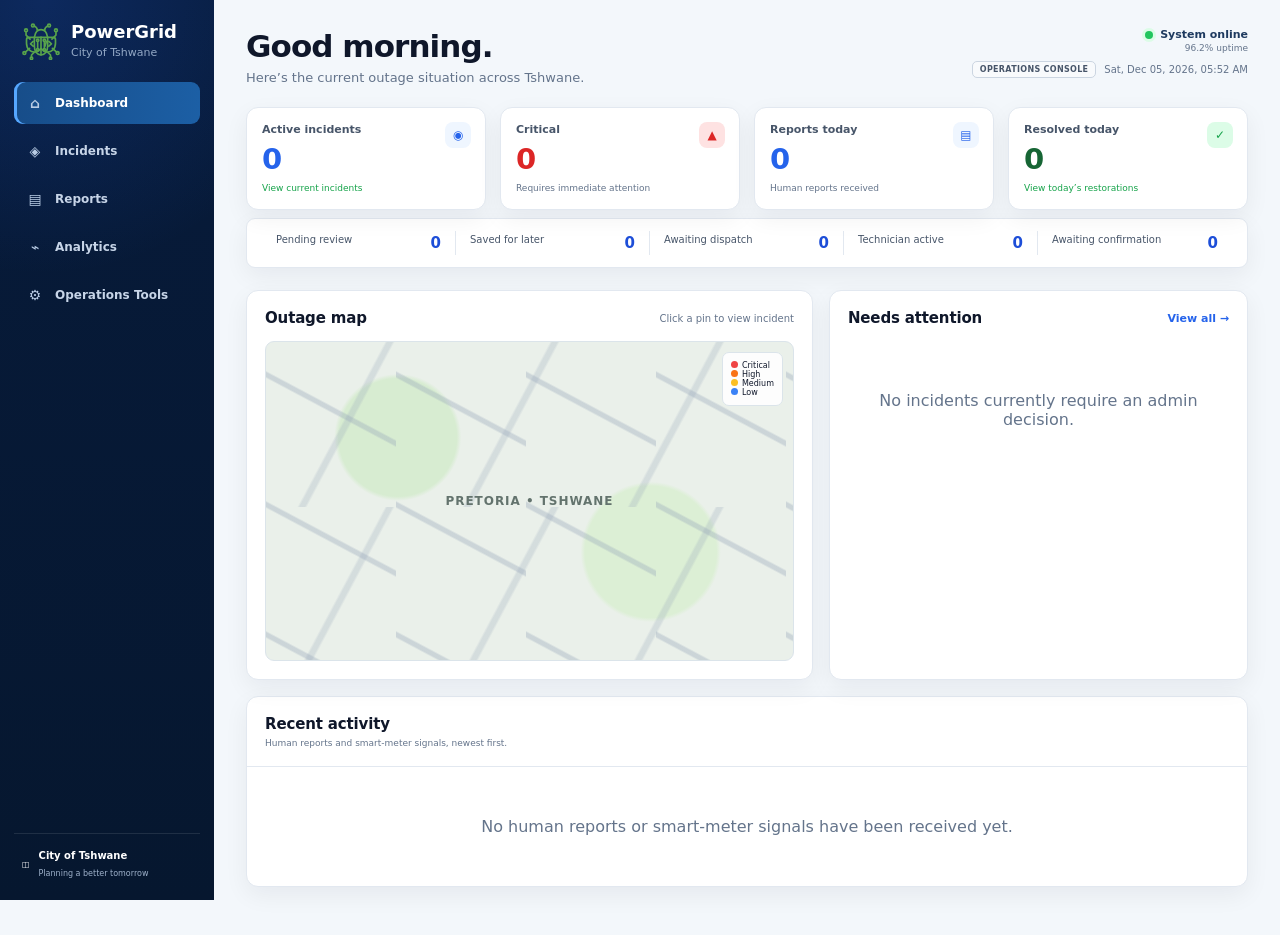
<file: html/index.html>
<!doctype html>
<html lang="en">
  <head>
    <meta charset="UTF-8" />
    <meta name="viewport" content="width=device-width, initial-scale=1.0" />
    <title>PowerGrid | Admin Dashboard</title>
    <link rel="icon" href="../assets/powergrid-icon.svg" type="image/svg+xml" />
    <link rel="stylesheet" href="../css/app.css?v=20260921-release1" />
    <link rel="stylesheet" href="../css/branding.css?v=20260921-release1" />
  </head>
  <body>
    <div class="mobile-bar">
      <div class="brand-inline"><img class="powergrid-brand-mark" src="../assets/powergrid-mark.svg" alt="" /><span>PowerGrid</span></div>
      <button class="mobile-menu" id="menuBtn" aria-label="Open navigation">☰</button>
    </div>
    <aside class="app-sidebar" id="sidebar">
      <div class="sidebar-brand"><img class="powergrid-brand-mark" src="../assets/powergrid-mark.svg" alt="" /><div><strong>PowerGrid</strong><span>City of Tshwane</span></div></div>
      <nav class="sidebar-nav" aria-label="Admin navigation">
        <a class="active" href="index.html"><span class="nav-symbol">⌂</span>Dashboard</a>
        <a href="incidents.html"><span class="nav-symbol">◈</span>Incidents</a>
        <a href="reports.html"><span class="nav-symbol">▤</span>Reports</a>
        <a href="analytics.html"><span class="nav-symbol">⌁</span>Analytics</a>
        <a href="operations-tools.html"><span class="nav-symbol">⚙</span>Operations Tools</a>
      </nav>
      <div class="sidebar-footer"><span class="city-mark">◫</span><div><strong>City of Tshwane</strong><span>Planning a better tomorrow</span></div></div>
    </aside>
    <div class="sidebar-overlay" id="sidebarOverlay"></div>

    <main class="app-main">
      <div class="page-wrap">
        <header class="page-head">
          <div><h1>Good morning.</h1><p>Here’s the current outage situation across Tshwane.</p></div>
          <div class="system-summary">
            <!-- Uptime is display-only and is not used by outage logic. -->
            <div class="system-line"><span class="health-dot" aria-hidden="true"></span><strong>System online</strong></div>
            <div class="uptime-line">96.2% uptime</div>
            <div class="date-line"><span class="environment-label">Operations console</span><span id="currentDate"></span></div>
          </div>
        </header>

        <section class="kpi-grid" aria-label="Outage summary">
          <a class="card kpi kpi-link" href="incidents.html?status=active" aria-label="View all active incidents"><span class="kpi-icon">◉</span><div class="kpi-label">Active incidents</div><div class="kpi-value" id="activeKpi">0</div><div class="kpi-note good">View current incidents</div></a>
          <a class="card kpi kpi-link danger" href="incidents.html?priority=critical" aria-label="View all critical incidents"><span class="kpi-icon">▲</span><div class="kpi-label">Critical</div><div class="kpi-value" id="criticalKpi">0</div><div class="kpi-note">Requires immediate attention</div></a>
          <a class="card kpi kpi-link" href="reports.html?date=today" aria-label="View human reports submitted today"><span class="kpi-icon">▤</span><div class="kpi-label">Reports today</div><div class="kpi-value" id="reportsKpi">0</div><div class="kpi-note">Human reports received</div></a>
          <a class="card kpi kpi-link success" href="incidents.html?status=resolved&amp;date=today" aria-label="View incidents resolved today"><span class="kpi-icon">✓</span><div class="kpi-label">Resolved today</div><div class="kpi-value" id="resolvedKpi">0</div><div class="kpi-note good">View today’s restorations</div></a>
        </section>
        <section class="workflow-summary" aria-label="Workflow summary">
          <a href="incidents.html?review=pending"><span>Pending review</span><strong id="pendingReviewKpi">0</strong></a>
          <a href="incidents.html?review=deferred"><span>Saved for later</span><strong id="deferredKpi">0</strong></a>
          <a href="incidents.html?status=awaiting%20dispatch"><span>Awaiting dispatch</span><strong id="awaitingDispatchKpi">0</strong></a>
          <a href="incidents.html?work=active"><span>Technician active</span><strong id="technicianActiveKpi">0</strong></a>
          <a href="incidents.html?status=awaiting%20confirmation"><span>Awaiting confirmation</span><strong id="awaitingConfirmationKpi">0</strong></a>
        </section>

        <section class="dashboard-grid">
          <article class="card card-pad">
            <div class="section-head"><h2>Outage map</h2><span class="tiny muted">Click a pin to view incident</span></div>
            <div class="map-canvas" id="outageMap">
              <div class="map-legend">
                <div><span class="legend-dot" style="background:#ef4444"></span>Critical</div>
                <div><span class="legend-dot" style="background:#f97316"></span>High</div>
                <div><span class="legend-dot" style="background:#fbbf24"></span>Medium</div>
                <div><span class="legend-dot" style="background:#3b82f6"></span>Low</div>
              </div>
              <div id="mapPins"></div>
            </div>
          </article>
          <article class="card card-pad">
            <div class="section-head"><h2>Needs attention</h2><a href="incidents.html?attention=1">View all →</a></div>
            <div class="attention-list" id="attentionList"></div>
          </article>
        </section>

        <section class="card recent-activity-card">
          <div class="section-head card-pad"><div><h2>Recent activity</h2><p class="section-subtitle">Human reports and smart-meter signals, newest first.</p></div></div>
          <div class="activity-list" id="recentActivityList"></div>
        </section>
      </div>
    </main>
    <div class="modal-overlay report-alert-overlay" id="residentReportAlert" hidden aria-hidden="true">
      <section class="modal-dialog report-alert-dialog card" id="residentReportDialog" role="dialog" aria-modal="true" aria-labelledby="reportAlertTitle" aria-describedby="reportAlertSummary" tabindex="-1">
        <header class="report-alert-head">
          <div><span class="eyebrow">New outage report</span><h2 id="reportAlertTitle">Resident report awaiting review</h2><p id="reportAlertSummary">Review the incoming report and explicitly acknowledge it.</p></div>
          <span class="report-queue-count" id="reportQueueCount" aria-live="polite"></span>
        </header>
        <div class="report-alert-body">
          <div class="report-alert-identity"><div><strong id="alertReportId">Report</strong><span id="alertReportArea"></span></div><span id="alertReportTime"></span></div>
          <dl class="report-alert-details">
            <div><dt>Outage type</dt><dd id="alertOutageType"></dd></div>
            <div class="report-alert-description"><dt>Description</dt><dd id="alertDescription"></dd></div>
            <div><dt>Location</dt><dd id="alertLocation"></dd></div>
            <div><dt>Evidence</dt><dd id="alertEvidence"></dd></div>
            <div><dt>Linked incident</dt><dd id="alertIncidentId"></dd></div>
            <div><dt>Priority</dt><dd id="alertPriority"></dd></div>
          </dl>
          <div class="report-alert-reasons"><strong>Why this priority?</strong><ul id="alertPriorityReasons"></ul></div>
        </div>
        <footer class="report-alert-actions">
          <a class="btn btn-outline" id="reviewIncidentButton">Review incident</a>
          <button class="btn btn-primary" id="acknowledgeReportButton" type="button">Acknowledge report</button>
        </footer>
      </section>
    </div>
    <script src="../js/data-store.js?v=20260921-release1"></script>
    <script src="../js/admin-common.js?v=20260921-release1"></script>
    <script src="../js/admin-dashboard.js?v=20260921-release1"></script>
  </body>
</html>
</file>
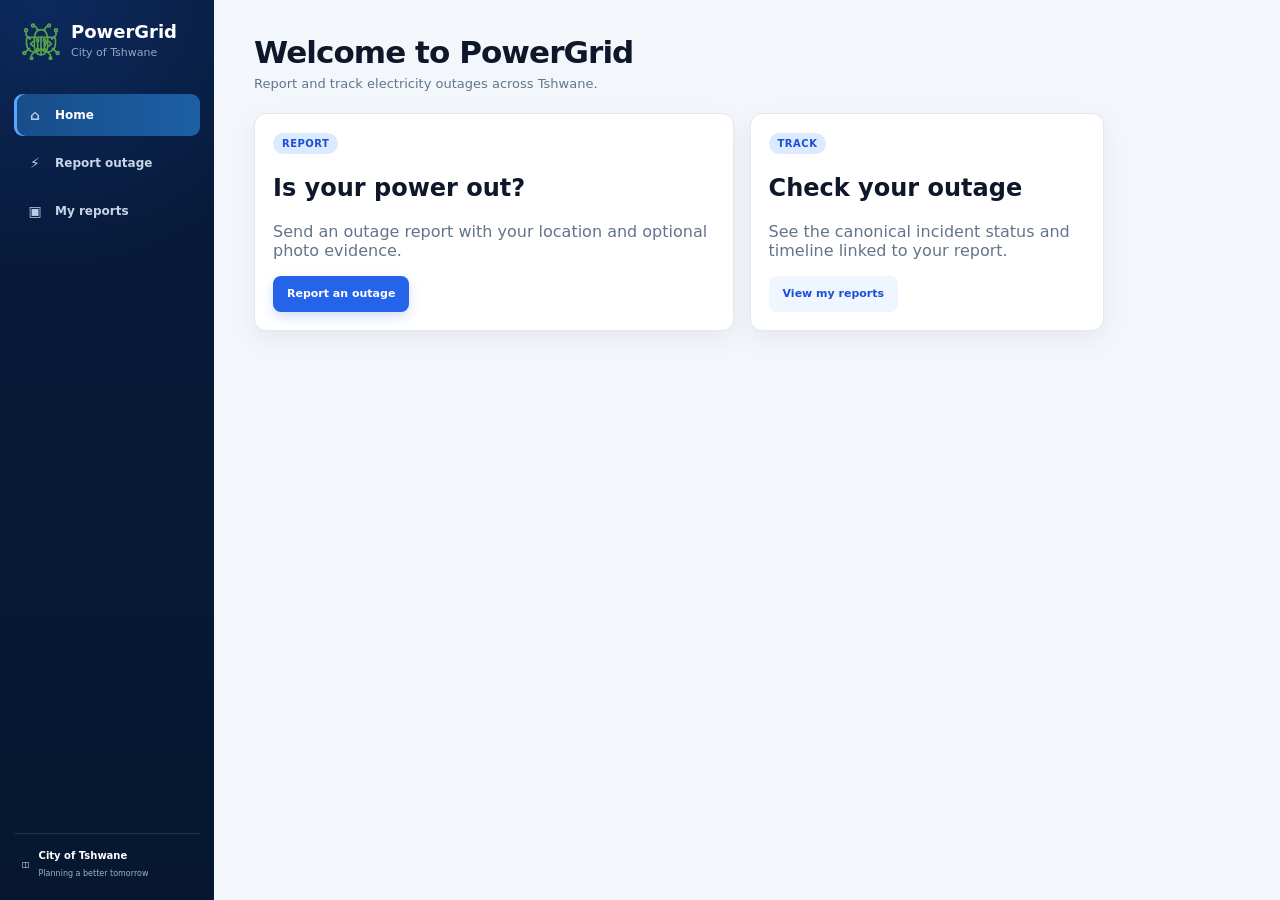
<file: Secure Report/index.html>
<!doctype html>
<html lang="en">
  <head>
    <meta charset="UTF-8" />
    <meta name="viewport" content="width=device-width, initial-scale=1.0" />
    <meta http-equiv="refresh" content="0; url=html/user-home.html" />
    <title>Secure Report | PowerGrid</title>
    <link rel="icon" href="assets/powergrid-icon.svg" type="image/svg+xml" />
  </head>
  <body>
    <p>Opening Secure Reportâ€¦ <a href="html/user-home.html">Continue to the resident service</a>.</p>
    <script>window.location.replace("html/user-home.html");</script>
  </body>
</html>
</file>
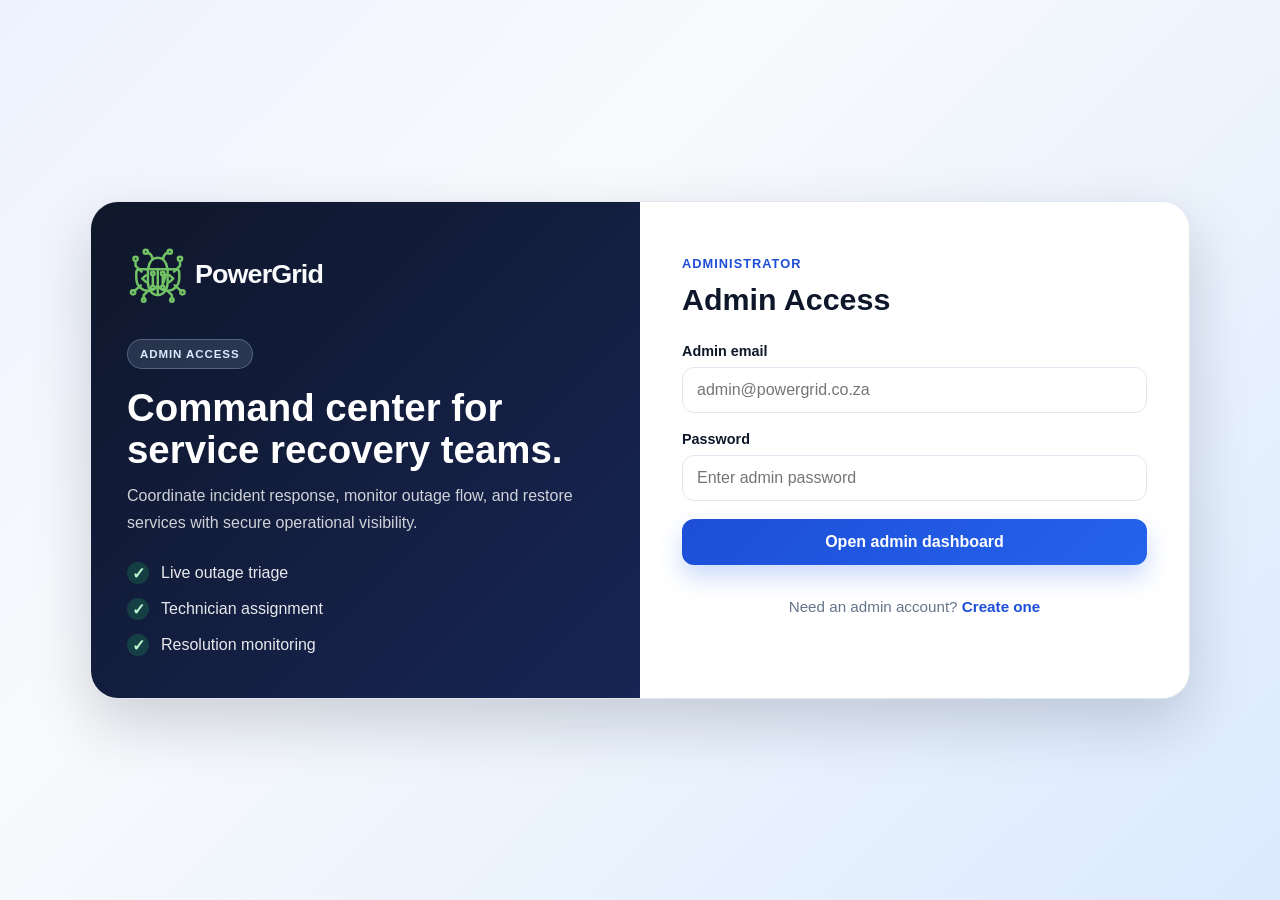
<file: html/admin-signin.html>
<!DOCTYPE html>
<html lang="en">
  <head>
    <meta charset="UTF-8" />
    <meta name="viewport" content="width=device-width, initial-scale=1.0" />
    <title>PowerGrid | Admin Access</title>
    <link rel="icon" href="../assets/powergrid-icon.svg" type="image/svg+xml" />
    <link rel="stylesheet" href="../css/admin-signin.css">
    <link rel="stylesheet" href="../css/branding.css">
</head>
  <body>
    <main class="page-shell">
      <section class="brand-panel">
        <div class="brand"><img class="powergrid-full-logo" src="../assets/powergrid-logo-light.svg" alt="PowerGrid" /></div>

        <div class="copy">
          <span class="eyebrow">Admin access</span>
          <h2>Command center for service recovery teams.</h2>
          <p>Coordinate incident response, monitor outage flow, and restore services with secure operational visibility.</p>

          <ul class="feature-list">
            <li>Live outage triage</li>
            <li>Technician assignment</li>
            <li>Resolution monitoring</li>
          </ul>
        </div>
      </section>

      <section class="form-panel" aria-label="Admin access form">
        <div class="form-header">
          <span>Administrator</span>
          <h2>Admin Access</h2>
        </div>

        <form id="adminLoginForm">
          <div class="field">
            <label for="adminEmail">Admin email</label>
            <input id="adminEmail" type="email" placeholder="admin@powergrid.co.za" required />
          </div>

          <div class="field">
            <label for="adminPassword">Password</label>
            <input id="adminPassword" type="password" placeholder="Enter admin password" required />
          </div>

          <button class="primary-btn" type="submit">Open admin dashboard</button>

          <div class="status-box" id="adminStatus" aria-live="polite"></div>

          <p class="signup">Need an admin account? <a href="create-account.html">Create one</a></p>
        </form>
      </section>
    </main>
    <script src="../js/admin-signin.js"></script>
  </body>
</html>
</file>
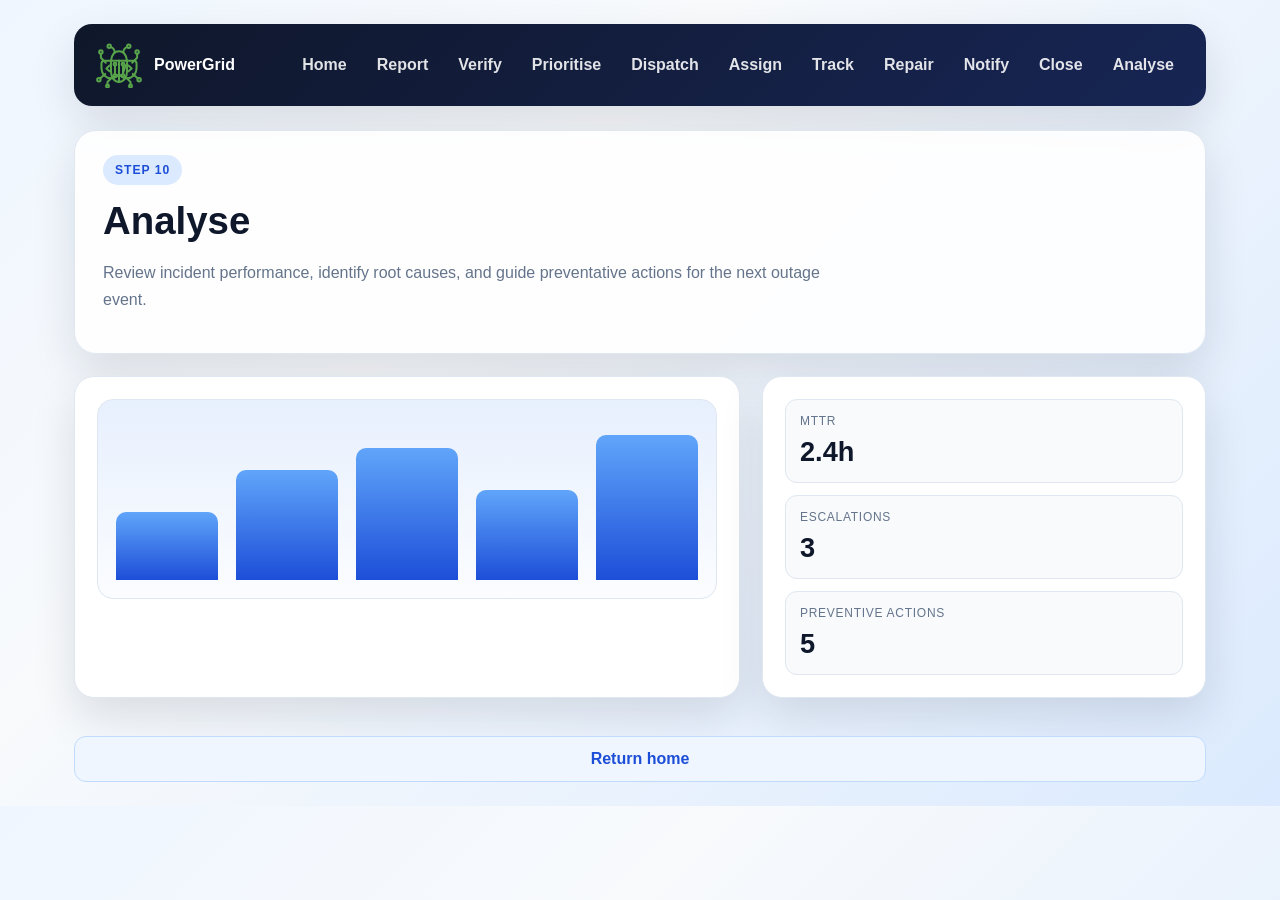
<file: html/analyse.html>
<!DOCTYPE html>
<html lang="en">
  <head>
    <meta charset="UTF-8" />
    <meta name="viewport" content="width=device-width, initial-scale=1.0" />
    <title>PowerGrid | Analyse</title>
    <link rel="icon" href="../assets/powergrid-icon.svg" type="image/svg+xml" />
    <link rel="stylesheet" href="../css/analyse.css">
    <link rel="stylesheet" href="../css/branding.css">
</head>
  <body>
    <div class="container">
      <header class="topbar">
        <div class="brand">
          <img class="powergrid-brand-mark" src="../assets/powergrid-mark.svg" alt="" />
          <div><strong>PowerGrid</strong></div>
        </div>
        <nav class="nav" aria-label="Workflow navigation">
          <a href="home.html">Home</a>
          <a href="report-outage.html">Report</a>
          <a href="verify-deduplicate.html">Verify</a>
          <a href="prioritise.html">Prioritise</a>
          <a href="dispatch.html">Dispatch</a>
          <a href="assign-technician.html">Assign</a>
          <a href="track.html">Track</a>
          <a href="repair.html">Repair</a>
          <a href="notify-customer.html">Notify</a>
          <a href="close.html">Close</a>
          <a href="analyse.html">Analyse</a>
        </nav>
      </header>

      <main class="page">
        <section class="header-card">
          <span class="eyebrow">Step 10</span>
          <h1>Analyse</h1>
          <p class="subtitle">Review incident performance, identify root causes, and guide preventative actions for the next outage event.</p>
        </section>

        <section class="content">
          <div class="panel">
            <div class="chart">
              <div class="bar" style="height: 42%;"></div>
              <div class="bar" style="height: 68%;"></div>
              <div class="bar" style="height: 82%;"></div>
              <div class="bar" style="height: 56%;"></div>
              <div class="bar" style="height: 90%;"></div>
            </div>
          </div>

          <aside class="panel">
            <div class="stats">
              <div class="stat"><div class="label">MTTR</div><div class="value">2.4h</div></div>
              <div class="stat"><div class="label">Escalations</div><div class="value">3</div></div>
              <div class="stat"><div class="label">Preventive actions</div><div class="value">5</div></div>
            </div>
          </aside>
        </section>

        <div class="step-links">
          <a class="btn secondary" href="home.html">Return home</a>
        </div>
      </main>
    </div>
  </body>
</html>
</file>
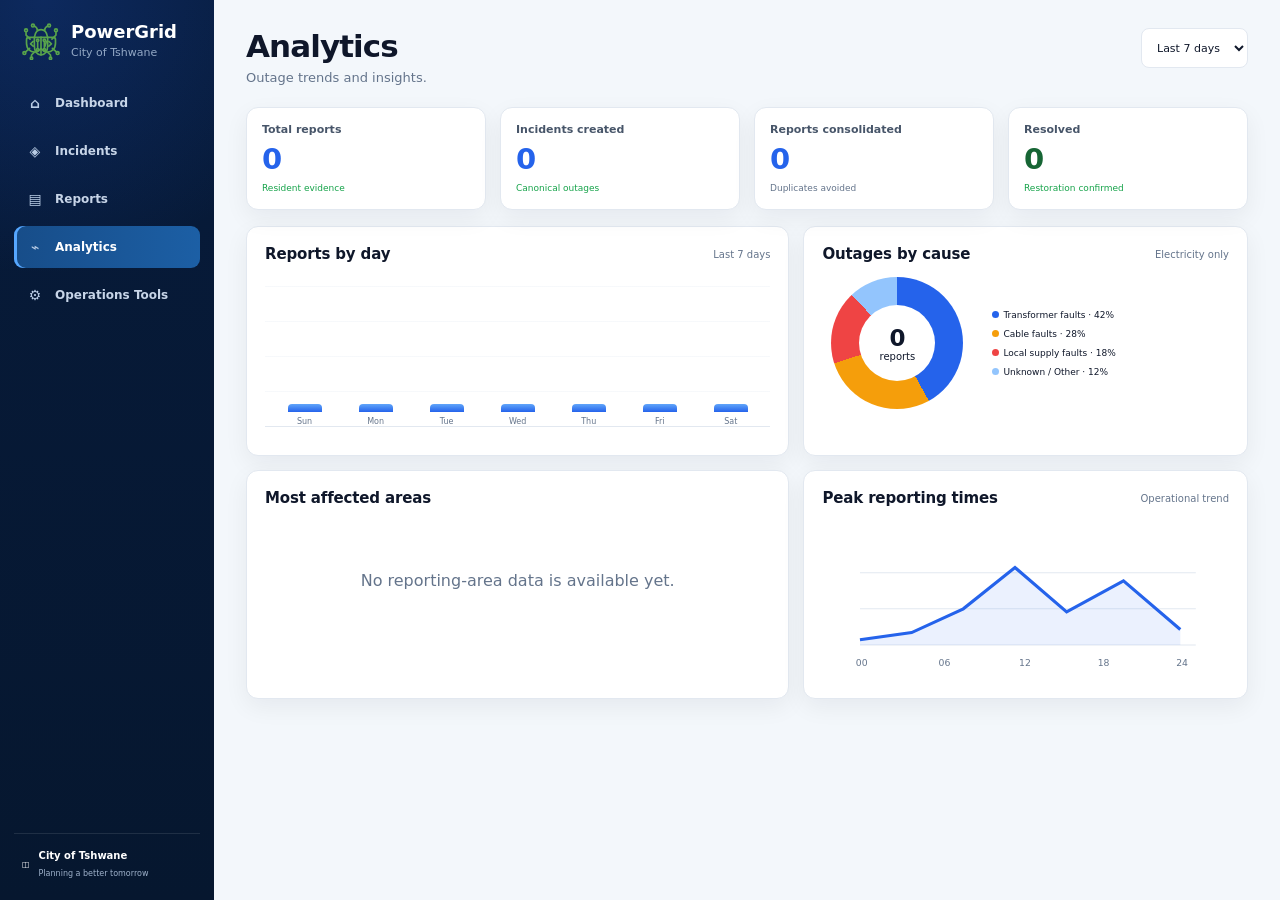
<file: html/analytics.html>
<!doctype html>
<html lang="en">
  <head><meta charset="UTF-8" /><meta name="viewport" content="width=device-width, initial-scale=1.0" /><title>PowerGrid | Analytics</title><link rel="icon" href="../assets/powergrid-icon.svg" type="image/svg+xml" /><link rel="stylesheet" href="../css/app.css?v=20260921-release1" /><link rel="stylesheet" href="../css/branding.css?v=20260921-release1" /></head>
  <body>
    <div class="mobile-bar"><div class="brand-inline"><img class="powergrid-brand-mark" src="../assets/powergrid-mark.svg" alt="" /><span>PowerGrid</span></div><button class="mobile-menu" id="menuBtn" aria-label="Open navigation">☰</button></div>
    <aside class="app-sidebar" id="sidebar"><div class="sidebar-brand"><img class="powergrid-brand-mark" src="../assets/powergrid-mark.svg" alt="" /><div><strong>PowerGrid</strong><span>City of Tshwane</span></div></div><nav class="sidebar-nav"><a href="index.html"><span class="nav-symbol">⌂</span>Dashboard</a><a href="incidents.html"><span class="nav-symbol">◈</span>Incidents</a><a href="reports.html"><span class="nav-symbol">▤</span>Reports</a><a class="active" href="analytics.html"><span class="nav-symbol">⌁</span>Analytics</a><a href="operations-tools.html"><span class="nav-symbol">⚙</span>Operations Tools</a></nav><div class="sidebar-footer"><span class="city-mark">◫</span><div><strong>City of Tshwane</strong><span>Planning a better tomorrow</span></div></div></aside><div class="sidebar-overlay" id="sidebarOverlay"></div>
    <main class="app-main"><div class="page-wrap">
      <header class="page-head"><div><h1>Analytics</h1><p>Outage trends and insights.</p></div><select class="select" style="width:auto"><option>Last 7 days</option></select></header>
      <section class="kpi-grid">
        <article class="card kpi"><div class="kpi-label">Total reports</div><div class="kpi-value" id="analyticsReports">0</div><div class="kpi-note good">Resident evidence</div></article>
        <article class="card kpi"><div class="kpi-label">Incidents created</div><div class="kpi-value" id="analyticsIncidents">0</div><div class="kpi-note good">Canonical outages</div></article>
        <article class="card kpi"><div class="kpi-label">Reports consolidated</div><div class="kpi-value" id="analyticsConsolidated">0</div><div class="kpi-note">Duplicates avoided</div></article>
        <article class="card kpi success"><div class="kpi-label">Resolved</div><div class="kpi-value" id="analyticsResolved">0</div><div class="kpi-note good">Restoration confirmed</div></article>
      </section>
      <section class="analytics-grid">
        <article class="card card-pad chart-card"><div class="section-head"><h2>Reports by day</h2><span class="tiny muted">Last 7 days</span></div><div class="bar-chart" id="reportsBarChart"></div></article>
        <article class="card card-pad chart-card"><div class="section-head"><h2>Outages by cause</h2><span class="tiny muted">Electricity only</span></div><div class="donut-wrap"><div class="donut"><div class="donut-center"><strong id="donutTotal">0</strong>reports</div></div><div class="chart-legend"><div><span class="legend-dot" style="background:#2563eb"></span>Transformer faults · 42%</div><div><span class="legend-dot" style="background:#f59e0b"></span>Cable faults · 28%</div><div><span class="legend-dot" style="background:#ef4444"></span>Local supply faults · 18%</div><div><span class="legend-dot" style="background:#93c5fd"></span>Unknown / Other · 12%</div></div></div></article>
        <article class="card card-pad"><div class="section-head"><h2>Most affected areas</h2></div><div class="rank-list" id="areaRanking"></div></article>
        <article class="card card-pad"><div class="section-head"><h2>Peak reporting times</h2><span class="tiny muted">Operational trend</span></div><svg class="line-chart" viewBox="0 0 360 150" role="img" aria-label="Peak reporting times"><g stroke="#e2e8f0" stroke-width="1"><line x1="20" y1="120" x2="345" y2="120"/><line x1="20" y1="85" x2="345" y2="85"/><line x1="20" y1="50" x2="345" y2="50"/></g><polyline fill="rgba(37,99,235,.09)" stroke="none" points="20,115 70,108 120,85 170,45 220,88 275,58 330,105 330,120 20,120"/><polyline fill="none" stroke="#2563eb" stroke-width="3" points="20,115 70,108 120,85 170,45 220,88 275,58 330,105"/><g fill="#64748b" font-size="9"><text x="16" y="140">00</text><text x="96" y="140">06</text><text x="174" y="140">12</text><text x="250" y="140">18</text><text x="326" y="140">24</text></g></svg></article>
      </section>
    </div></main>
    <script src="../js/data-store.js?v=20260921-release1"></script><script src="../js/admin-common.js?v=20260921-release1"></script><script src="../js/analytics.js?v=20260921-release1"></script>
  </body>
</html>
</file>
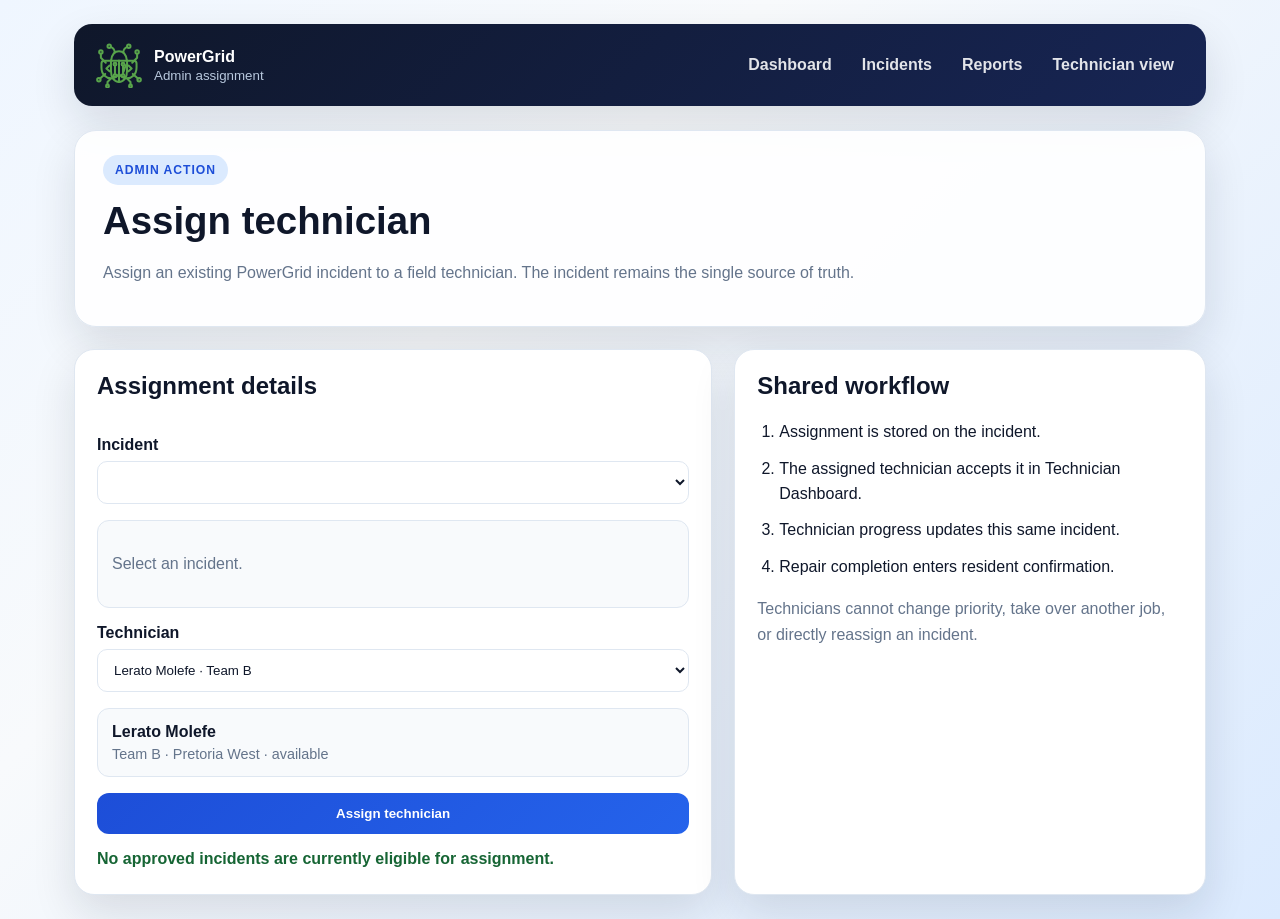
<file: html/assign-technician.html>
<!doctype html>
<html lang="en">
  <head>
    <meta charset="UTF-8" />
    <meta name="viewport" content="width=device-width, initial-scale=1.0" />
    <title>PowerGrid | Assign Technician</title>
    <link rel="icon" href="../assets/powergrid-icon.svg" type="image/svg+xml" />
    <link rel="stylesheet" href="../css/assign-technician.css?v=20260921-release1" />
    <link rel="stylesheet" href="../css/branding.css?v=20260921-release1" />
  </head>
  <body>
    <div class="container">
      <header class="topbar">
        <a class="brand" href="index.html" aria-label="PowerGrid Admin Dashboard">
          <img class="powergrid-brand-mark" src="../assets/powergrid-mark.svg" alt="" />
          <div><strong>PowerGrid</strong><small>Admin assignment</small></div>
        </a>
        <nav class="nav" aria-label="Admin navigation">
          <a href="index.html">Dashboard</a>
          <a href="incidents.html">Incidents</a>
          <a href="reports.html">Reports</a>
          <a href="technician-dashboard.html">Technician view</a>
        </nav>
      </header>

      <main class="page">
        <section class="header-card">
          <span class="eyebrow">Admin action</span>
          <h1>Assign technician</h1>
          <p class="subtitle">Assign an existing PowerGrid incident to a field technician. The incident remains the single source of truth.</p>
        </section>

        <section class="content">
          <form class="panel assignment-form" id="assignmentForm">
            <h2>Assignment details</h2>
            <label><span>Incident</span><select id="incidentSelect" required></select></label>
            <div class="incident-preview" id="incidentPreview"></div>
            <label><span>Technician</span><select id="technicianSelect" required></select></label>
            <div class="technician-preview" id="technicianPreview"></div>
            <button class="btn primary" type="submit">Assign technician</button>
            <p class="form-message" id="assignmentMessage" role="status" aria-live="polite"></p>
          </form>

          <aside class="panel">
            <h2>Shared workflow</h2>
            <ol class="workflow-list">
              <li>Assignment is stored on the incident.</li>
              <li>The assigned technician accepts it in Technician Dashboard.</li>
              <li>Technician progress updates this same incident.</li>
              <li>Repair completion enters resident confirmation.</li>
            </ol>
            <p class="meta">Technicians cannot change priority, take over another job, or directly reassign an incident.</p>
          </aside>
        </section>
      </main>
    </div>
    <script src="../js/data-store.js?v=20260921-release1"></script>
    <script src="../js/assign-technician.js?v=20260921-release1"></script>
  </body>
</html>
</file>
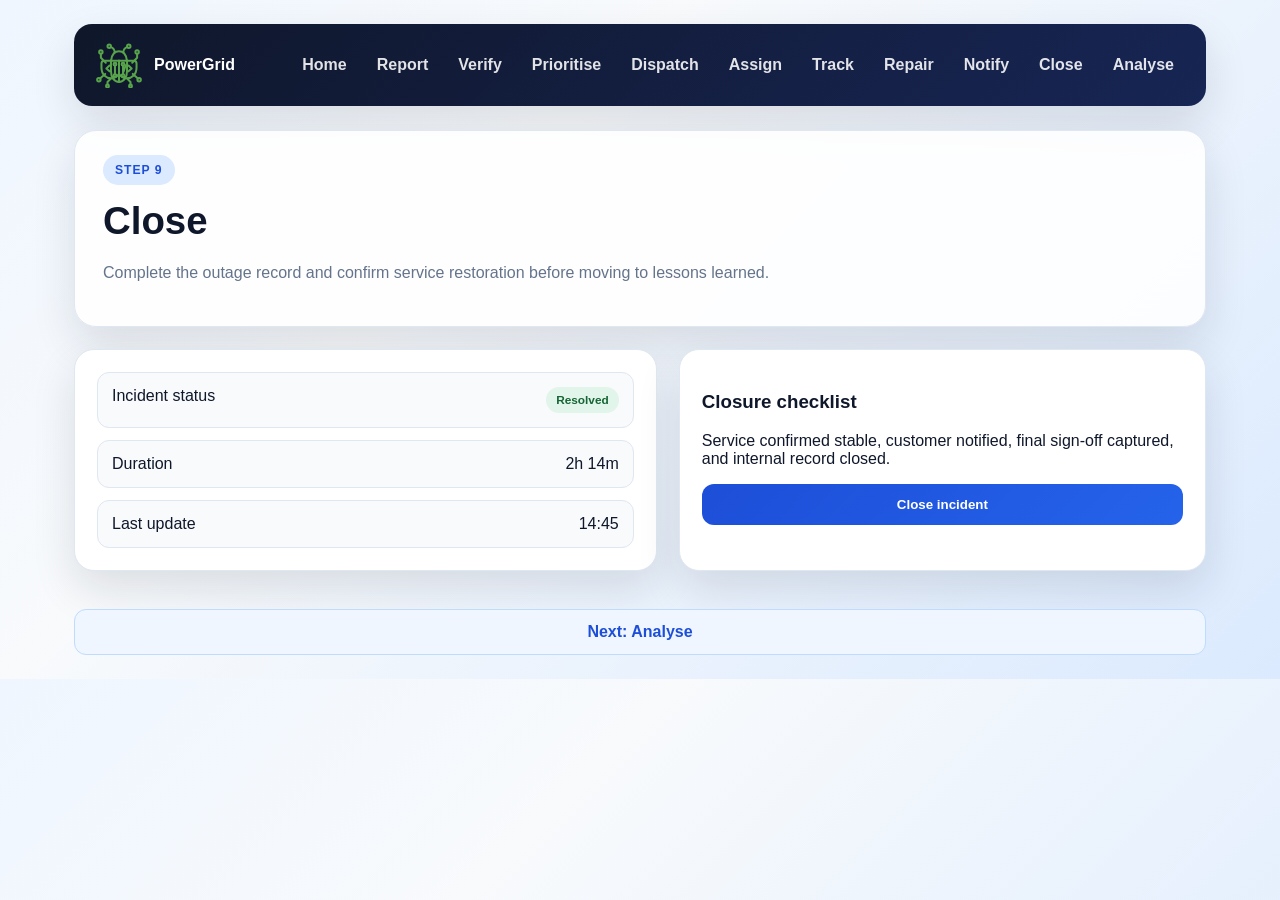
<file: html/close.html>
<!DOCTYPE html>
<html lang="en">
  <head>
    <meta charset="UTF-8" />
    <meta name="viewport" content="width=device-width, initial-scale=1.0" />
    <title>PowerGrid | Close</title>
    <link rel="icon" href="../assets/powergrid-icon.svg" type="image/svg+xml" />
    <link rel="stylesheet" href="../css/close.css">
    <link rel="stylesheet" href="../css/branding.css">
</head>
  <body>
    <div class="container">
      <header class="topbar">
        <div class="brand">
          <img class="powergrid-brand-mark" src="../assets/powergrid-mark.svg" alt="" />
          <div><strong>PowerGrid</strong></div>
        </div>
        <nav class="nav" aria-label="Workflow navigation">
          <a href="home.html">Home</a>
          <a href="report-outage.html">Report</a>
          <a href="verify-deduplicate.html">Verify</a>
          <a href="prioritise.html">Prioritise</a>
          <a href="dispatch.html">Dispatch</a>
          <a href="assign-technician.html">Assign</a>
          <a href="track.html">Track</a>
          <a href="repair.html">Repair</a>
          <a href="notify-customer.html">Notify</a>
          <a href="close.html">Close</a>
          <a href="analyse.html">Analyse</a>
        </nav>
      </header>

      <main class="page">
        <section class="header-card">
          <span class="eyebrow">Step 9</span>
          <h1>Close</h1>
          <p class="subtitle">Complete the outage record and confirm service restoration before moving to lessons learned.</p>
        </section>

        <section class="content">
          <div class="panel">
            <div class="summary">
              <div class="row"><span>Incident status</span><span class="tag good">Resolved</span></div>
              <div class="row"><span>Duration</span><span>2h 14m</span></div>
              <div class="row"><span>Last update</span><span>14:45</span></div>
            </div>
          </div>

          <aside class="panel">
            <h3>Closure checklist</h3>
            <p>Service confirmed stable, customer notified, final sign-off captured, and internal record closed.</p>
            <button class="btn primary" type="button">Close incident</button>
          </aside>
        </section>

        <div class="step-links">
          <a class="btn secondary" href="analyse.html">Next: Analyse</a>
        </div>
      </main>
    </div>
  </body>
</html>
</file>
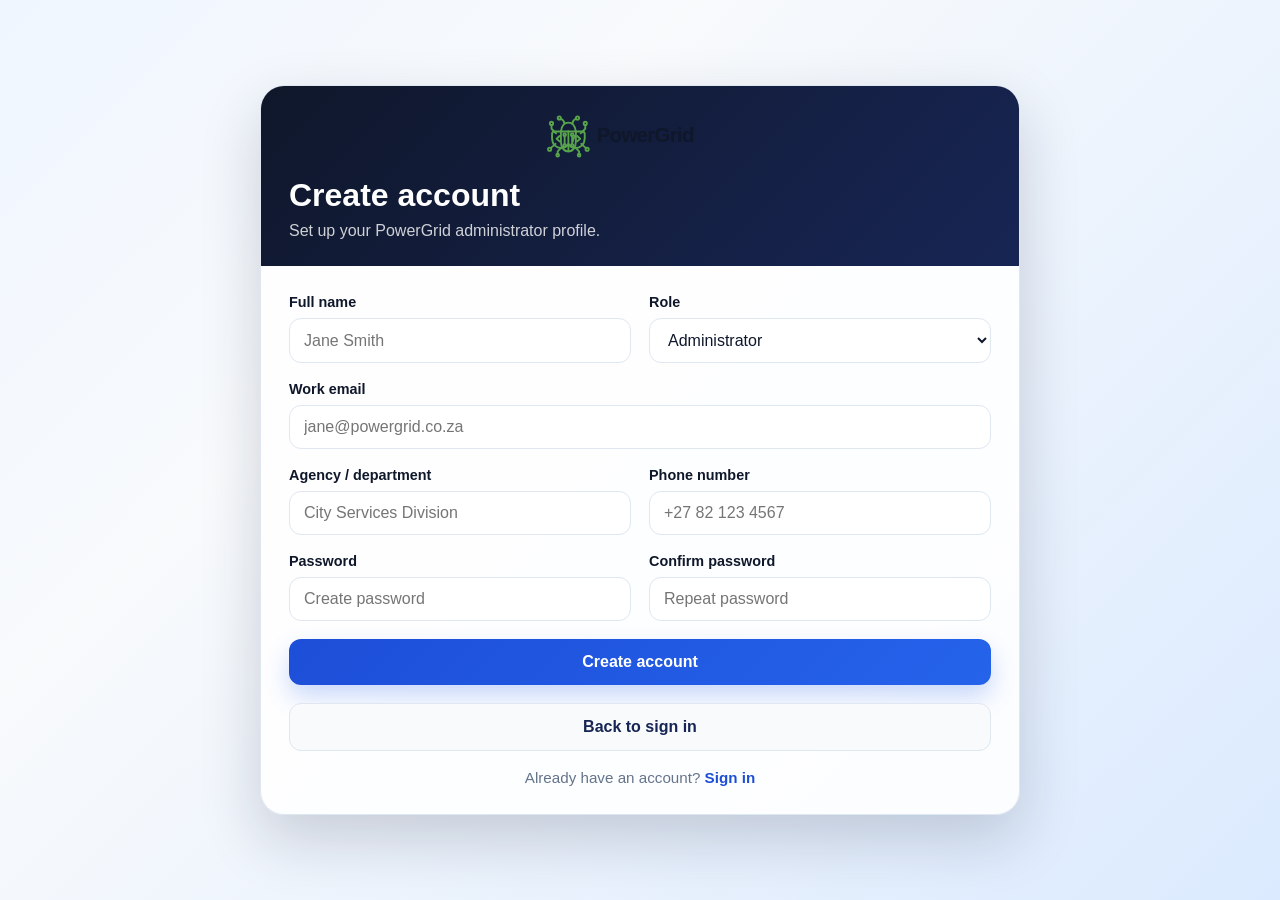
<file: html/create-account.html>
<!DOCTYPE html>
<html lang="en">
  <head>
    <meta charset="UTF-8" />
    <meta name="viewport" content="width=device-width, initial-scale=1.0" />
    <title>PowerGrid | Create Account</title>
    <link rel="icon" href="../assets/powergrid-icon.svg" type="image/svg+xml" />
    <link rel="stylesheet" href="../css/create-account.css">
    <link rel="stylesheet" href="../css/branding.css">
</head>
  <body>
    <div class="card">
      <div class="header">
        <img class="powergrid-form-logo" src="../assets/powergrid-logo.svg" alt="PowerGrid" />
        <h1>Create account</h1>
        <p>Set up your PowerGrid administrator profile.</p>
      </div>

      <div class="form-body">
        <form id="accountForm">
          <div class="field">
            <label for="fullName">Full name</label>
            <input id="fullName" type="text" placeholder="Jane Smith" required />
          </div>

          <div class="field">
            <label for="role">Role</label>
            <select id="role">
              <option>Administrator</option>
              <option>Operations Manager</option>
              <option>Supervisor</option>
              <option>Field Team Lead</option>
            </select>
          </div>

          <div class="field full">
            <label for="email">Work email</label>
            <input id="email" type="email" placeholder="jane@powergrid.co.za" required />
          </div>

          <div class="field">
            <label for="agency">Agency / department</label>
            <input id="agency" type="text" placeholder="City Services Division" required />
          </div>

          <div class="field">
            <label for="phone">Phone number</label>
            <input id="phone" type="tel" placeholder="+27 82 123 4567" />
          </div>

          <div class="field">
            <label for="password">Password</label>
            <input id="password" type="password" placeholder="Create password" required />
          </div>

          <div class="field">
            <label for="confirmPassword">Confirm password</label>
            <input id="confirmPassword" type="password" placeholder="Repeat password" required />
          </div>

          <div class="status-box" id="statusBox" aria-live="polite"></div>

          <button class="primary-btn full" type="submit">Create account</button>
          <a class="secondary-link full" href="signin.html">Back to sign in</a>
          <div class="bottom-link full">Already have an account? <a href="signin.html">Sign in</a></div>
        </form>
      </div>
    </div>
    <script src="../js/create-account.js"></script>
  </body>
</html>
</file>
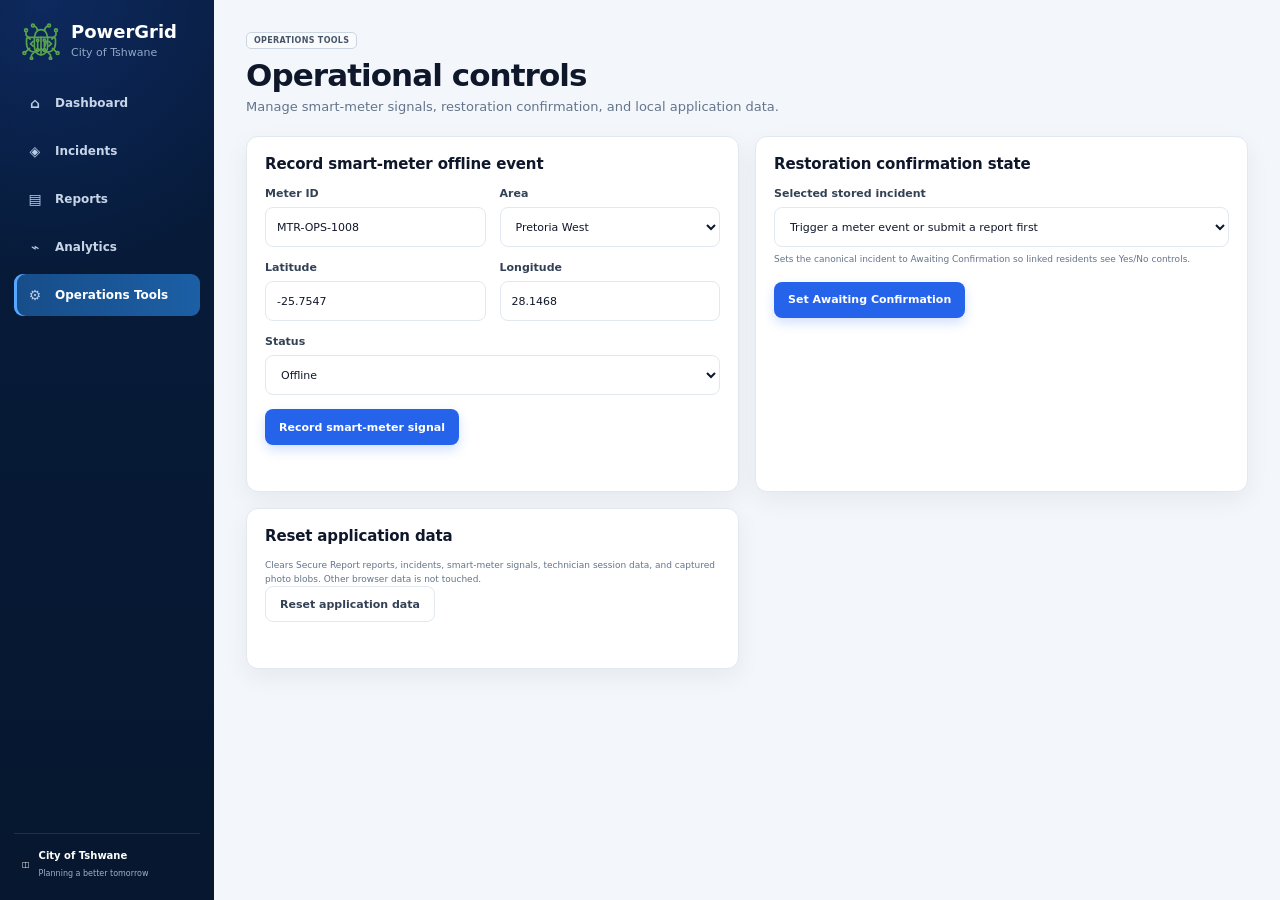
<file: html/demo-tools.html>
<!doctype html>
<html lang="en">
  <head>
    <meta charset="UTF-8" />
    <meta name="viewport" content="width=device-width, initial-scale=1.0" />
    <meta http-equiv="refresh" content="0; url=operations-tools.html" />
    <title>PowerGrid | Operations Tools</title>
  </head>
  <body>
    <p>Opening operations tools… <a href="operations-tools.html">Continue</a>.</p>
    <script>window.location.replace("operations-tools.html");</script>
  </body>
</html>
</file>
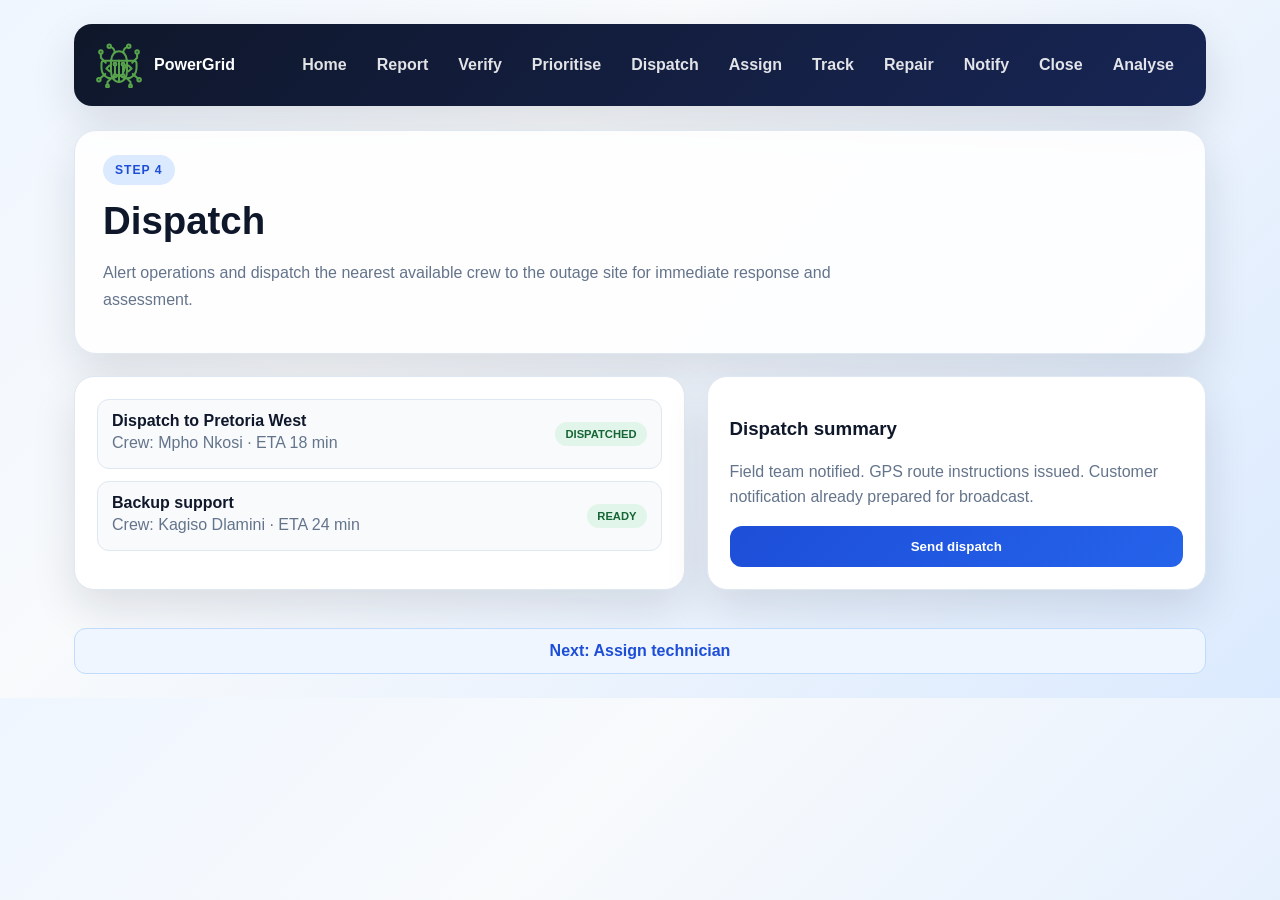
<file: html/dispatch.html>
<!DOCTYPE html>
<html lang="en">
  <head>
    <meta charset="UTF-8" />
    <meta name="viewport" content="width=device-width, initial-scale=1.0" />
    <title>PowerGrid | Dispatch</title>
    <link rel="icon" href="../assets/powergrid-icon.svg" type="image/svg+xml" />
    <link rel="stylesheet" href="../css/dispatch.css">
    <link rel="stylesheet" href="../css/branding.css">
</head>
  <body>
    <div class="container">
      <header class="topbar">
        <div class="brand">
          <img class="powergrid-brand-mark" src="../assets/powergrid-mark.svg" alt="" />
          <div><strong>PowerGrid</strong></div>
        </div>
        <nav class="nav" aria-label="Workflow navigation">
          <a href="home.html">Home</a>
          <a href="report-outage.html">Report</a>
          <a href="verify-deduplicate.html">Verify</a>
          <a href="prioritise.html">Prioritise</a>
          <a href="dispatch.html">Dispatch</a>
          <a href="assign-technician.html">Assign</a>
          <a href="track.html">Track</a>
          <a href="repair.html">Repair</a>
          <a href="notify-customer.html">Notify</a>
          <a href="close.html">Close</a>
          <a href="analyse.html">Analyse</a>
        </nav>
      </header>

      <main class="page">
        <section class="header-card">
          <span class="eyebrow">Step 4</span>
          <h1>Dispatch</h1>
          <p class="subtitle">Alert operations and dispatch the nearest available crew to the outage site for immediate response and assessment.</p>
        </section>

        <section class="content">
          <div class="panel">
            <div class="dispatch-list">
              <div class="item">
                <div>
                  <strong>Dispatch to Pretoria West</strong><br />
                  <span class="meta">Crew: Mpho Nkosi · ETA 18 min</span>
                </div>
                <span class="badge">Dispatched</span>
              </div>
              <div class="item">
                <div>
                  <strong>Backup support</strong><br />
                  <span class="meta">Crew: Kagiso Dlamini · ETA 24 min</span>
                </div>
                <span class="badge">Ready</span>
              </div>
            </div>
          </div>

          <aside class="panel">
            <h3>Dispatch summary</h3>
            <p class="meta">Field team notified. GPS route instructions issued. Customer notification already prepared for broadcast.</p>
            <button class="btn primary" type="button">Send dispatch</button>
          </aside>
        </section>

        <div class="step-links">
          <a class="btn secondary" href="assign-technician.html">Next: Assign technician</a>
        </div>
      </main>
    </div>
  </body>
</html>
</file>
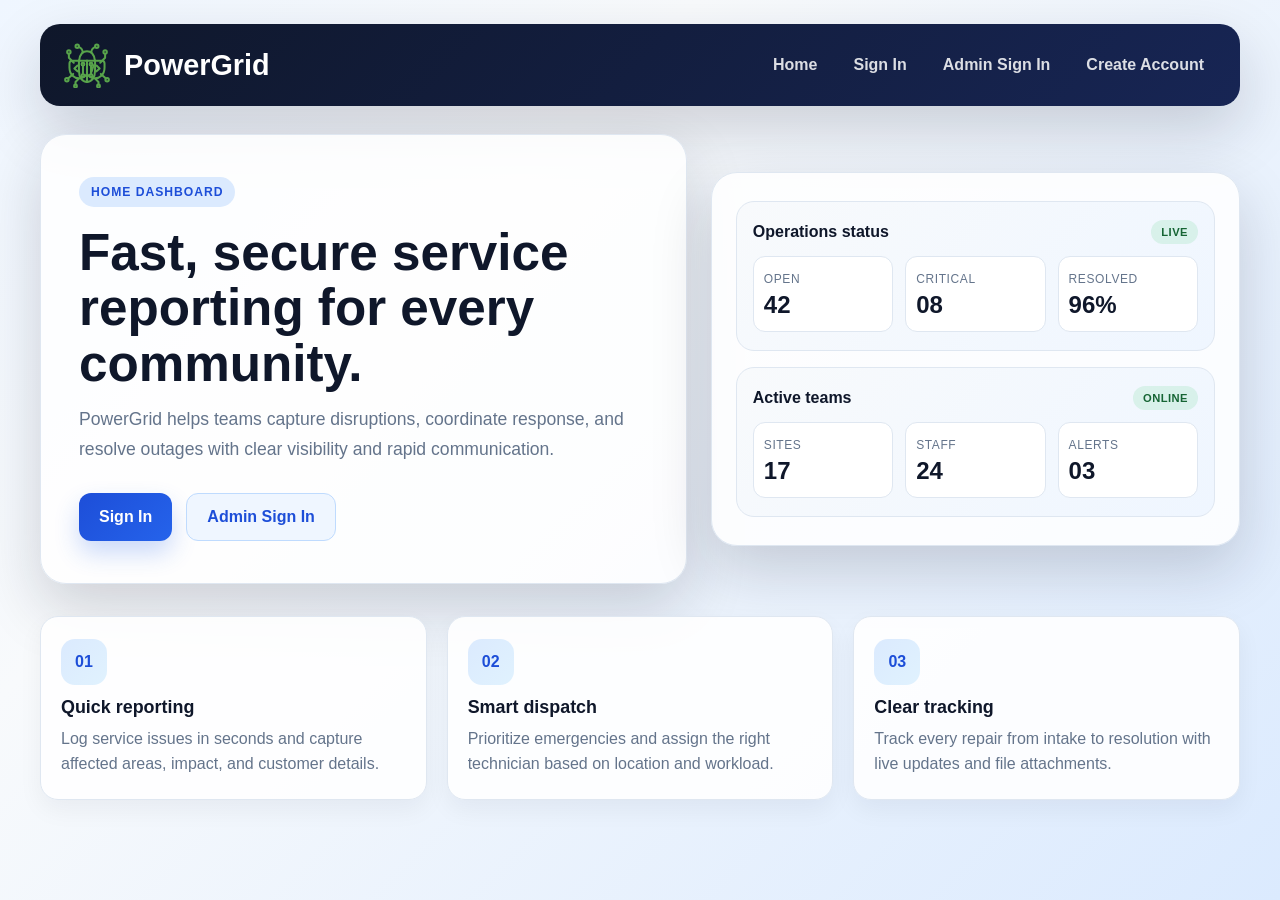
<file: html/home.html>
<!DOCTYPE html>
<html lang="en">
  <head>
    <meta charset="UTF-8" />
    <meta name="viewport" content="width=device-width, initial-scale=1.0" />
    <title>PowerGrid | Home</title>
    <link rel="icon" href="../assets/powergrid-icon.svg" type="image/svg+xml" />
    <link rel="stylesheet" href="../css/home.css">
    <link rel="stylesheet" href="../css/branding.css">
</head>
  <body>
    <div class="container">
      <header class="topbar">
        <div class="brand">
          <img class="powergrid-brand-mark" src="../assets/powergrid-mark.svg" alt="" />
          <div>
            <h1>PowerGrid</h1>
          </div>
        </div>

        <nav class="nav" aria-label="Main navigation">
          <a href="home.html">Home</a>
          <a href="signin.html">Sign In</a>
          <a href="admin-signin.html">Admin Sign In</a>
          <a href="create-account.html">Create Account</a>
        </nav>
      </header>

      <main class="hero">
        <section class="hero-copy">
          <span class="eyebrow">Home dashboard</span>
          <h2>Fast, secure service reporting for every community.</h2>
          <p>
            PowerGrid helps teams capture disruptions, coordinate response, and resolve outages with clear visibility and rapid communication.
          </p>

          <div class="cta-row">
            <a class="btn btn-primary" href="signin.html">Sign In</a>
            <a class="btn btn-secondary" href="admin-signin.html">Admin Sign In</a>
          </div>
        </section>

        <aside class="hero-panel" aria-label="Overview panel">
          <div class="mini-card">
            <div class="mini-card-header">
              <h3>Operations status</h3>
              <span class="pill live">Live</span>
            </div>
            <div class="stats">
              <div class="stat-box">
                <span>Open</span>
                <strong>42</strong>
              </div>
              <div class="stat-box">
                <span>Critical</span>
                <strong>08</strong>
              </div>
              <div class="stat-box">
                <span>Resolved</span>
                <strong>96%</strong>
              </div>
            </div>
          </div>

          <div class="mini-card">
            <div class="mini-card-header">
              <h3>Active teams</h3>
              <span class="pill live">Online</span>
            </div>
            <div class="stats">
              <div class="stat-box">
                <span>Sites</span>
                <strong>17</strong>
              </div>
              <div class="stat-box">
                <span>Staff</span>
                <strong>24</strong>
              </div>
              <div class="stat-box">
                <span>Alerts</span>
                <strong>03</strong>
              </div>
            </div>
          </div>
        </aside>
      </main>

      <section class="features" aria-label="Key features">
        <article class="feature">
          <div class="feature-icon">01</div>
          <h3>Quick reporting</h3>
          <p>Log service issues in seconds and capture affected areas, impact, and customer details.</p>
        </article>

        <article class="feature">
          <div class="feature-icon">02</div>
          <h3>Smart dispatch</h3>
          <p>Prioritize emergencies and assign the right technician based on location and workload.</p>
        </article>

        <article class="feature">
          <div class="feature-icon">03</div>
          <h3>Clear tracking</h3>
          <p>Track every repair from intake to resolution with live updates and file attachments.</p>
        </article>
      </section>
    </div>
  </body>
</html>
</file>
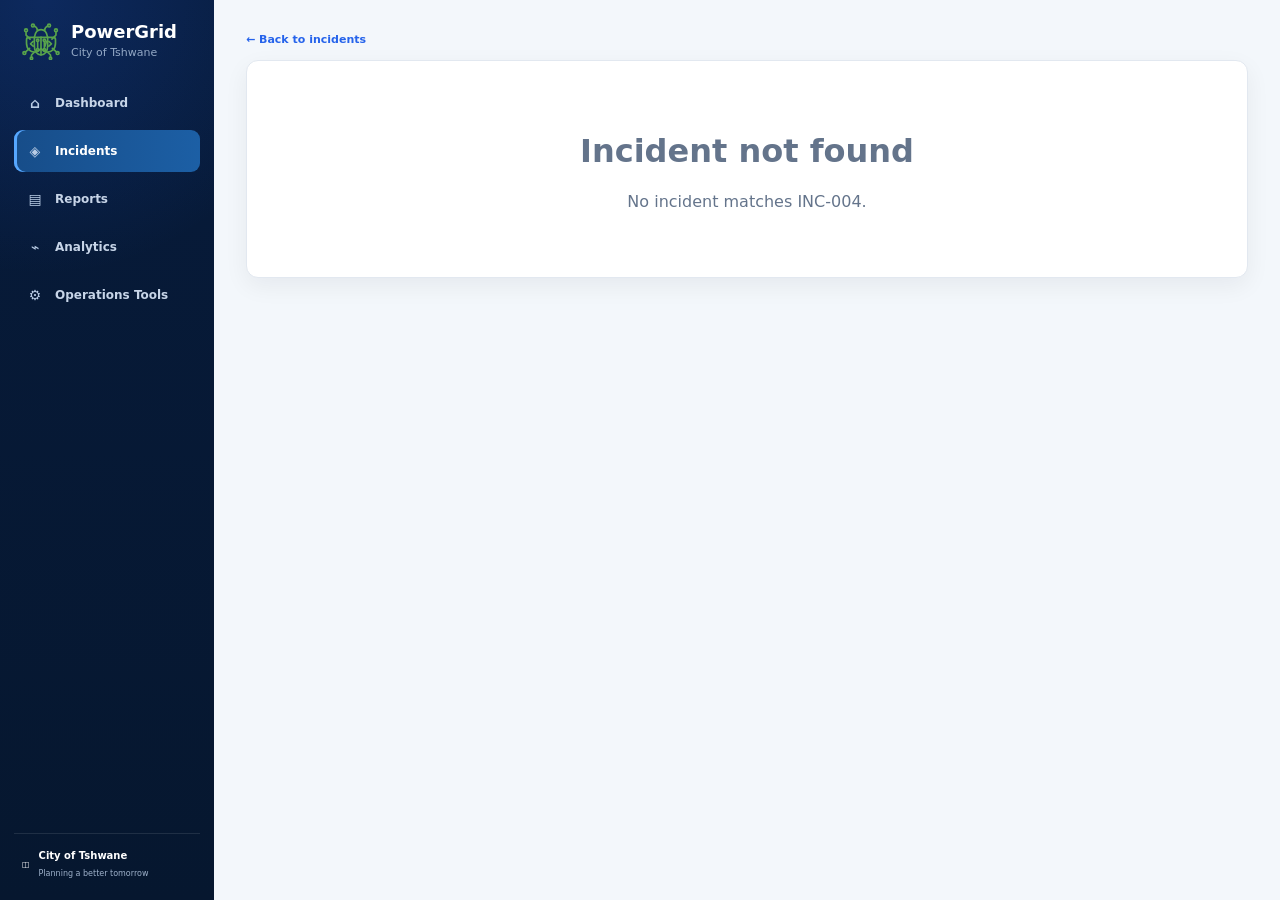
<file: html/incident.html>
<!doctype html>
<html lang="en">
  <head><meta charset="UTF-8" /><meta name="viewport" content="width=device-width, initial-scale=1.0" /><title>PowerGrid | Incident</title><link rel="icon" href="../assets/powergrid-icon.svg" type="image/svg+xml" /><link rel="stylesheet" href="../css/app.css?v=20260921-release1" /><link rel="stylesheet" href="../css/branding.css?v=20260921-release1" /></head>
  <body>
    <div class="mobile-bar"><div class="brand-inline"><img class="powergrid-brand-mark" src="../assets/powergrid-mark.svg" alt="" /><span>PowerGrid</span></div><button class="mobile-menu" id="menuBtn" aria-label="Open navigation">☰</button></div>
    <aside class="app-sidebar" id="sidebar"><div class="sidebar-brand"><img class="powergrid-brand-mark" src="../assets/powergrid-mark.svg" alt="" /><div><strong>PowerGrid</strong><span>City of Tshwane</span></div></div><nav class="sidebar-nav"><a href="index.html"><span class="nav-symbol">⌂</span>Dashboard</a><a class="active" href="incidents.html"><span class="nav-symbol">◈</span>Incidents</a><a href="reports.html"><span class="nav-symbol">▤</span>Reports</a><a href="analytics.html"><span class="nav-symbol">⌁</span>Analytics</a><a href="operations-tools.html"><span class="nav-symbol">⚙</span>Operations Tools</a></nav><div class="sidebar-footer"><span class="city-mark">◫</span><div><strong>City of Tshwane</strong><span>Planning a better tomorrow</span></div></div></aside><div class="sidebar-overlay" id="sidebarOverlay"></div>
    <main class="app-main"><div class="page-wrap">
      <a class="back-link" href="incidents.html">← Back to incidents</a>
      <header class="page-head">
        <div><div class="incident-heading"><h1 id="incidentId">Incident</h1><span id="priorityBadge"></span></div><p id="incidentArea">Loading incident…</p></div>
        <div class="page-actions">
          <div class="incident-status-panel">
            <span class="tiny muted">Current status</span>
            <div class="incident-status-row"><span id="currentStatus"></span><button class="btn btn-soft btn-sm" id="changeStatusButton" type="button">Change status</button></div>
            <div class="status-editor" id="statusEditor" hidden>
              <select class="select" id="statusSelect" aria-label="Select the next incident status"></select>
              <button class="btn btn-primary btn-sm" id="applyStatusButton" type="button">Apply</button>
              <button class="btn btn-soft btn-sm" id="cancelStatusButton" type="button">Cancel</button>
            </div>
            <a class="btn btn-soft btn-sm" id="assignmentLink" href="assign-technician.html">Assign technician</a>
          </div>
        </div>
      </header>
      <nav class="tabs" aria-label="Incident detail sections">
        <button class="tab-button active" data-tab="overview">Overview</button>
        <button class="tab-button" data-tab="reports">Reports (<span id="tabReportCount">0</span>)</button>
        <button class="tab-button" data-tab="timeline">Timeline</button>
      </nav>
      <!-- TODO: Reintroduce operational notes when admin/technician workflow requires it. -->

      <section class="tab-panel" id="panel-overview">
        <div class="detail-grid">
          <article class="card card-pad detail-span" id="triageCard"><div class="section-head"><div><span class="eyebrow">Admin review</span><h2>AI Priority Recommendation</h2><p class="section-subtitle" id="triageStateText"></p></div><span id="recommendedPriority"></span></div><div class="reason-stack" id="recommendationReasons"></div><div class="triage-controls" id="triageControls"><label class="field"><span>Operational priority</span><select class="select" id="adminPrioritySelect"><option>Critical</option><option>High</option><option>Medium</option><option>Low</option></select></label><div class="page-actions"><button class="btn btn-primary" id="approveRecommendation" type="button">Approve recommendation</button><button class="btn btn-soft" id="approveSelectedPriority" type="button">Save selected priority</button><button class="btn btn-soft" id="deferReview" type="button">Save for later</button></div></div></article>
          <article class="card card-pad"><div class="section-head"><h2>Incident summary</h2></div><div class="summary-list" id="incidentSummary"></div></article>
          <article class="card card-pad"><div class="section-head"><h2 id="priorityQuestion">Why this priority?</h2></div><div class="reason-stack" id="priorityReasons"></div></article>
          <article class="card card-pad"><div class="section-head"><h2>Latest evidence</h2><button class="text-action" data-open-tab="reports" id="viewAllEvidence" type="button">View all evidence →</button></div><span class="tiny muted" id="evidenceCount"></span><div class="evidence-grid" id="evidenceGrid"></div></article>
          <article class="card card-pad location-card"><div class="section-head"><h2>Location</h2></div><button class="location-map-trigger" id="locationMapTrigger" type="button" aria-haspopup="dialog"><span class="map-canvas mini-map" id="incidentMap"></span><span class="location-view-action">View full map →</span></button><div class="summary-list location-summary" id="locationSummary"></div></article>
          <article class="card card-pad detail-span"><div class="section-head"><h2>Recent activity</h2><button class="text-action" data-open-tab="timeline" type="button">View full timeline →</button></div><div class="timeline timeline-preview" id="recentTimeline"></div></article>
        </div>
      </section>
      <section class="tab-panel" id="panel-reports" hidden><article class="card table-card"><div class="table-scroll"><table class="data-table"><thead><tr><th>Report ID</th><th>Submitted</th><th>Source</th><th>Area / location</th><th>Description / issue</th><th>Evidence</th><th>Linked incident</th></tr></thead><tbody id="linkedReportRows"></tbody></table></div></article></section>
      <section class="tab-panel" id="panel-timeline" hidden><article class="card card-pad"><div class="section-head"><div><h2>Complete incident timeline</h2><p class="section-subtitle">Newest activity first.</p></div></div><div class="timeline timeline-full" id="fullTimeline"></div></article></section>
      <div class="status-message" id="detailMessage" aria-live="polite"></div>
    </div></main>

    <div class="modal-overlay" id="locationModal" hidden aria-hidden="true">
      <section class="modal-dialog location-modal card" id="locationDialog" role="dialog" aria-modal="true" aria-labelledby="locationModalTitle" tabindex="-1">
        <header class="modal-head"><div><span class="eyebrow">Incident location</span><h2 id="locationModalTitle">Incident map</h2><p id="locationModalSubtitle"></p></div><button class="modal-close" id="locationModalClose" type="button" aria-label="Close location map">×</button></header>
        <div class="modal-body">
          <div class="map-canvas expanded-incident-map" id="fullIncidentMap"></div>
          <div class="location-map-legend" id="locationMapLegend" aria-label="Map legend"></div>
          <h3 class="modal-section-title">Location details</h3>
          <div class="summary-list" id="fullLocationSummary"></div>
        </div>
        <footer class="modal-actions"><button class="btn btn-primary" id="locationModalDone" type="button">Close</button></footer>
      </section>
    </div>

    <div class="modal-overlay" id="statusConfirmModal" hidden aria-hidden="true">
      <section class="modal-dialog status-confirm-dialog card" id="statusConfirmDialog" role="dialog" aria-modal="true" aria-labelledby="statusConfirmTitle" tabindex="-1">
        <header class="modal-head"><div><h2 id="statusConfirmTitle">Confirm status change</h2><p id="statusConfirmText"></p></div></header>
        <footer class="modal-actions"><button class="btn btn-soft" id="statusConfirmCancel" type="button">Cancel</button><button class="btn btn-primary" id="statusConfirmApply" type="button">Confirm</button></footer>
      </section>
    </div>

    <script src="../js/data-store.js?v=20260921-release1"></script><script src="../js/media-store.js?v=20260921-release1"></script><script src="../js/admin-common.js?v=20260921-release1"></script><script src="../js/incident-detail.js?v=20260921-release1"></script>
  </body>
</html>
</file>
<file: css/app.css>
:root {
  --navy: #071b3b;
  --navy-light: #102d57;
  --primary: #2563eb;
  --primary-dark: #1d4ed8;
  --primary-light: #dbeafe;
  --background: #f3f7fb;
  --card: #ffffff;
  --text: #0f172a;
  --muted: #64748b;
  --border: #e2e8f0;
  --success: #16a34a;
  --danger: #dc2626;
  --warning: #f59e0b;
  --purple: #7c3aed;
  --shadow: 0 8px 24px rgba(15, 23, 42, 0.06);
  --sidebar-width: 214px;
}

/* Camera-first evidence capture */
.camera-field { border: 1px solid #d7e0eb; border-radius: 12px; padding: 14px; background: #f8fafc; display: grid; gap: 12px; }
.camera-empty { display: flex; align-items: center; gap: 12px; color: var(--muted); }
.camera-empty strong { display: block; color: #172033; margin-bottom: 3px; }
.camera-empty p { margin: 0; font-size: 12px; line-height: 1.5; }
.camera-field-icon { width: 44px; height: 44px; flex: 0 0 44px; display: grid; place-items: center; border-radius: 50%; background: #e8f0ff; font-size: 22px; }
.camera-field-preview { width: min(100%, 420px); max-height: 300px; object-fit: contain; border-radius: 10px; background: #0f172a; }
.camera-field-actions { display: flex; flex-wrap: wrap; gap: 10px; }
.camera-open { overflow: hidden; }
.camera-overlay { position: fixed; inset: 0; z-index: 3000; display: grid; place-items: center; padding: 18px; background: rgba(4, 12, 27, .86); }
.camera-dialog { width: min(100%, 760px); max-height: calc(100dvh - 24px); overflow: auto; border-radius: 16px; background: #fff; box-shadow: 0 24px 70px rgba(0, 0, 0, .4); }
.camera-head { display: flex; justify-content: space-between; gap: 16px; padding: 18px 20px; }
.camera-head h2 { margin: 4px 0; }
.camera-head p { margin: 0; color: var(--muted); font-size: 13px; }
.camera-close { width: 44px; height: 44px; flex: 0 0 44px; border: 0; border-radius: 50%; background: #eef2f7; font-size: 26px; cursor: pointer; }
.camera-stage { position: relative; min-height: 320px; display: grid; place-items: center; overflow: hidden; background: #050a12; }
.camera-video, .camera-preview { width: 100%; max-height: min(62dvh, 620px); object-fit: contain; background: #050a12; }
.camera-message { margin: 30px; padding: 18px; border-radius: 10px; color: #991b1b; background: #fee2e2; line-height: 1.5; }
.camera-actions { display: flex; justify-content: flex-end; gap: 12px; padding: 16px 20px; }
.camera-actions .btn { min-height: 48px; min-width: 132px; }
.camera-capture { font-size: 15px; }
.evidence-group { display: grid; gap: 9px; }
.evidence-group + .evidence-group { margin-top: 16px; padding-top: 16px; border-top: 1px solid #e5eaf1; }
.evidence-group h3 { margin: 0; font-size: 11px; letter-spacing: .08em; text-transform: uppercase; color: var(--muted); }
.admin-evidence-grid { display: grid; grid-template-columns: repeat(auto-fit, minmax(180px, 1fr)); gap: 12px; }
.admin-evidence-card { min-width: 0; display: grid; gap: 8px; }
.admin-evidence-card > div { display: grid; gap: 3px; }
.admin-evidence-card strong { font-size: 11px; color: #172033; }
.admin-evidence-card span, .admin-evidence-card p { margin: 0; font-size: 10px; color: var(--muted); overflow-wrap: anywhere; }
.admin-evidence-photo { width: 100%; aspect-ratio: 4 / 3; padding: 0; border: 0; border-radius: 9px; overflow: hidden; display: grid; place-items: center; cursor: zoom-in; background: #e8eef6; }
.admin-evidence-photo img { width: 100%; height: 100%; object-fit: cover; }
.admin-evidence-photo.expanded { position: fixed; inset: 24px; z-index: 3100; width: auto; aspect-ratio: auto; border-radius: 12px; background: rgba(3, 8, 18, .96); }
.admin-evidence-photo.expanded img { object-fit: contain; }
.admin-evidence-photo.metadata-only { color: #1d4ed8; font-size: 28px; cursor: default; }

@media (max-width: 640px) {
  .camera-overlay { padding: 0; align-items: stretch; }
  .camera-dialog { width: 100%; max-height: 100dvh; min-height: 100dvh; border-radius: 0; display: flex; flex-direction: column; }
  .camera-stage { min-height: 0; flex: 1; }
  .camera-video, .camera-preview { max-height: none; height: 100%; }
  .camera-actions { display: grid; grid-template-columns: 1fr 1fr; padding: 14px; }
  .camera-actions .btn { width: 100%; min-width: 0; min-height: 54px; }
  .camera-error-actions { grid-template-columns: 1fr; }
  .admin-evidence-photo.expanded { inset: 0; border-radius: 0; }
}

* { box-sizing: border-box; }
[hidden] { display: none !important; }
html { min-height: 100%; }
body {
  margin: 0;
  min-height: 100vh;
  color: var(--text);
  background: var(--background);
  font-family: Inter, ui-sans-serif, system-ui, -apple-system, BlinkMacSystemFont, "Segoe UI", sans-serif;
}
button, input, select, textarea { font: inherit; }
a { color: inherit; text-decoration: none; }
button, a { -webkit-tap-highlight-color: transparent; }

.mobile-bar {
  display: none;
  height: 62px;
  padding: 0 18px;
  color: white;
  background: var(--navy);
  align-items: center;
  justify-content: space-between;
  position: sticky;
  top: 0;
  z-index: 60;
}
.mobile-menu {
  width: 38px;
  height: 38px;
  border: 1px solid rgba(255,255,255,.18);
  border-radius: 10px;
  color: white;
  background: rgba(255,255,255,.06);
  cursor: pointer;
}
.brand-inline { display: flex; align-items: center; gap: 10px; font-weight: 750; }

.app-sidebar {
  position: fixed;
  inset: 0 auto 0 0;
  width: var(--sidebar-width);
  padding: 22px 14px 18px;
  display: flex;
  flex-direction: column;
  color: #dce8f8;
  background:
    radial-gradient(circle at 20% 0%, rgba(37,99,235,.2), transparent 30%),
    linear-gradient(180deg, var(--navy) 0%, #06172f 100%);
  z-index: 70;
}
.sidebar-brand {
  display: flex;
  gap: 11px;
  align-items: center;
  padding: 0 8px 22px;
}
.sidebar-brand strong { display: block; color: white; font-size: 18px; line-height: 1.05; }
.sidebar-brand span { display: block; margin-top: 4px; color: #93a8c5; font-size: 11px; }
.sidebar-nav { display: grid; gap: 6px; }
.sidebar-nav a {
  min-height: 42px;
  padding: 10px 12px;
  display: flex;
  align-items: center;
  gap: 11px;
  border-radius: 9px;
  color: #c7d5e8;
  font-size: 12px;
  font-weight: 650;
  transition: .18s ease;
}
.sidebar-nav a:hover { color: white; background: rgba(255,255,255,.07); }
.sidebar-nav a.active {
  color: white;
  background: linear-gradient(90deg, #174d89, #1c5fa5);
  box-shadow: inset 3px 0 #56a7ff;
}
.nav-symbol { width: 18px; text-align: center; color: #b9cce5; font-size: 14px; }
.sidebar-footer {
  margin-top: auto;
  padding: 16px 8px 2px;
  border-top: 1px solid rgba(255,255,255,.1);
  display: flex;
  gap: 9px;
  color: #9fb2cb;
  align-items: center;
}
.city-mark { font-size: 24px; color: white; line-height: 1; }
.sidebar-footer strong { display: block; color: white; font-size: 10px; }
.sidebar-footer span { font-size: 8px; }
.sidebar-overlay {
  position: fixed;
  inset: 0;
  display: none;
  z-index: 65;
  background: rgba(2, 12, 27, .58);
}

.app-main { margin-left: var(--sidebar-width); min-height: 100vh; }
.page-wrap { width: min(1250px, 100%); padding: 28px 32px 48px; }
.page-head {
  display: flex;
  justify-content: space-between;
  align-items: flex-start;
  gap: 22px;
  margin-bottom: 22px;
}
.page-head h1 { margin: 0; font-size: clamp(24px, 3vw, 31px); letter-spacing: -.03em; }
.page-head p { margin: 6px 0 0; color: var(--muted); font-size: 13px; }
.page-actions { display: flex; gap: 10px; align-items: center; flex-wrap: wrap; }
.system-summary { min-width: 225px; text-align: right; }
.system-line { display: flex; justify-content: flex-end; align-items: center; gap: 7px; color: #1e3a5f; font-size: 11px; }
.health-dot { width: 8px; height: 8px; border-radius: 50%; background: #22c55e; box-shadow: 0 0 0 3px #dcfce7; }
.uptime-line { margin-top: 2px; color: var(--muted); font-size: 9px; }
.date-line { margin-top: 8px; display: flex; justify-content: flex-end; align-items: center; gap: 8px; color: var(--muted); font-size: 10px; }
.environment-label {
  display: inline-flex;
  padding: 3px 7px;
  border: 1px solid #cbd5e1;
  border-radius: 5px;
  color: #475569;
  background: #f8fafc;
  font-size: 8px;
  font-weight: 750;
  letter-spacing: .04em;
  text-transform: uppercase;
}
.eyebrow {
  display: inline-flex;
  padding: 5px 9px;
  border-radius: 99px;
  color: var(--primary-dark);
  background: var(--primary-light);
  font-size: 10px;
  font-weight: 800;
  letter-spacing: .05em;
  text-transform: uppercase;
}

.card {
  background: var(--card);
  border: 1px solid var(--border);
  border-radius: 12px;
  box-shadow: var(--shadow);
}
.card-pad { padding: 18px; }
.section-head {
  display: flex;
  justify-content: space-between;
  align-items: center;
  gap: 14px;
  margin-bottom: 14px;
}
.section-head h2, .section-title { margin: 0; font-size: 15px; letter-spacing: -.01em; }
.section-head a { color: var(--primary); font-size: 11px; font-weight: 750; }
.section-subtitle { margin: 5px 0 0; color: var(--muted); font-size: 10px; }
.muted { color: var(--muted); }
.tiny { font-size: 10px; }

.kpi-grid {
  display: grid;
  grid-template-columns: repeat(4, minmax(0, 1fr));
  gap: 14px;
  margin-bottom: 16px;
}
.kpi { padding: 15px; min-height: 103px; position: relative; }
.kpi-link { display: block; cursor: pointer; transition: transform .16s ease, border-color .16s ease, box-shadow .16s ease; }
.kpi-link:hover { transform: translateY(-2px); border-color: #bfdbfe; box-shadow: 0 11px 28px rgba(15, 23, 42, .1); }
.kpi-link:focus-visible { outline: 3px solid #93c5fd; outline-offset: 3px; }
.kpi-label { color: #475569; font-size: 11px; font-weight: 650; }
.kpi-value { margin-top: 9px; font-size: 29px; line-height: 1; font-weight: 800; color: var(--primary); }
.kpi.danger .kpi-value { color: var(--danger); }
.kpi.success .kpi-value { color: #166534; }
.kpi-note { margin-top: 9px; color: var(--muted); font-size: 9px; }
.kpi-note.good { color: var(--success); }
.workflow-summary { margin: -8px 0 22px; padding: 12px 15px; display: grid; grid-template-columns: repeat(5, 1fr); gap: 0; border: 1px solid var(--border); border-radius: 9px; background: white; box-shadow: var(--shadow); }
.workflow-summary a { padding: 3px 14px; display: flex; justify-content: space-between; gap: 12px; border-right: 1px solid var(--border); color: #475569; font-size: 10px; }
.workflow-summary a:last-child { border-right: 0; }
.workflow-summary strong { color: var(--primary-dark); font-size: 15px; }
.kpi-icon {
  position: absolute;
  right: 14px;
  top: 14px;
  width: 26px;
  height: 26px;
  display: grid;
  place-items: center;
  border-radius: 8px;
  color: var(--primary);
  background: #eff6ff;
  font-size: 12px;
}
.kpi.danger .kpi-icon { color: var(--danger); background: #fee2e2; }
.kpi.success .kpi-icon { color: var(--success); background: #dcfce7; }

.dashboard-grid {
  display: grid;
  grid-template-columns: minmax(0, 1.15fr) minmax(280px, .85fr);
  gap: 16px;
  margin-bottom: 16px;
}
.map-canvas {
  min-height: 320px;
  position: relative;
  overflow: hidden;
  border-radius: 9px;
  border: 1px solid #dbe4ea;
  background:
    linear-gradient(28deg, transparent 47%, rgba(148,163,184,.35) 48%, rgba(148,163,184,.35) 50%, transparent 51%),
    linear-gradient(118deg, transparent 47%, rgba(148,163,184,.25) 48%, rgba(148,163,184,.25) 50%, transparent 51%),
    radial-gradient(circle at 25% 30%, #d7ecd1 0 13%, transparent 14%),
    radial-gradient(circle at 73% 66%, #dcefd5 0 15%, transparent 16%),
    #eaf0ea;
  background-size: 130px 130px, 165px 165px, auto, auto, auto;
}
.map-canvas::after {
  content: "PRETORIA  •  TSHWANE";
  position: absolute;
  left: 50%;
  top: 50%;
  transform: translate(-50%, -50%);
  color: #63736d;
  font-size: 12px;
  font-weight: 750;
  letter-spacing: .08em;
}
.map-pin {
  position: absolute;
  z-index: 4;
  width: 22px;
  height: 22px;
  border: 3px solid white;
  border-radius: 50% 50% 50% 0;
  transform: rotate(-45deg);
  background: var(--primary);
  box-shadow: 0 4px 10px rgba(15,23,42,.2);
  cursor: pointer;
}
.map-pin::after {
  content: "";
  position: absolute;
  inset: 5px;
  border-radius: 50%;
  background: white;
}
.map-pin.critical { background: #ef4444; }
.map-pin.high { background: #f97316; }
.map-pin.medium { background: #fbbf24; }
.map-pin.low { background: #3b82f6; }
.map-label {
  position: absolute;
  z-index: 3;
  padding: 3px 6px;
  border-radius: 5px;
  background: rgba(255,255,255,.85);
  color: #334155;
  font-size: 9px;
  font-weight: 700;
}
.map-legend {
  position: absolute;
  top: 10px;
  right: 10px;
  z-index: 5;
  padding: 8px;
  border: 1px solid #dbe4ea;
  border-radius: 7px;
  background: rgba(255,255,255,.9);
  font-size: 8px;
}
.legend-dot { display: inline-block; width: 7px; height: 7px; border-radius: 50%; margin-right: 4px; }

.attention-list { display: grid; }
.attention-item {
  display: grid;
  grid-template-columns: 1fr auto;
  gap: 14px;
  align-items: center;
  padding: 14px 0;
  border-top: 1px solid var(--border);
}
.attention-item:first-child { border-top: 0; padding-top: 2px; }
.attention-item h3 { margin: 0; font-size: 12px; }
.attention-area { display: block; margin-top: 2px; color: #334155; font-size: 10px; }
.attention-state { margin-top: 8px; }
.attention-item p { margin: 5px 0 0; color: var(--muted); font-size: 9px; line-height: 1.5; }
.attention-item .attention-reason { color: #334155; font-weight: 650; }
.attention-action { align-self: center; white-space: nowrap; }

.recent-activity-card { overflow: hidden; }
.recent-activity-card > .section-head { margin-bottom: 0; border-bottom: 1px solid var(--border); }
.activity-list { display: grid; }
.activity-item {
  min-width: 0;
  padding: 13px 18px;
  display: grid;
  grid-template-columns: minmax(115px, .75fr) minmax(100px, .7fr) minmax(220px, 2fr) minmax(95px, .65fr) auto;
  gap: 16px;
  align-items: center;
  border-bottom: 1px solid #edf2f7;
}
.activity-item:last-child { border-bottom: 0; }
.activity-item:hover { background: #f8fbff; }
.activity-identity { min-width: 0; display: grid; gap: 3px; }
.activity-identity strong { font-size: 11px; overflow-wrap: anywhere; }
.activity-identity span { color: #475569; font-size: 9px; font-weight: 700; }
.activity-signal .activity-identity span { color: #0f766e; }
.activity-area { min-width: 0; color: #334155; font-size: 10px; font-weight: 650; overflow-wrap: anywhere; }
.activity-summary { min-width: 0; margin: 0; color: #475569; font-size: 10px; line-height: 1.45; overflow-wrap: anywhere; }
.activity-meta { display: grid; gap: 4px; color: var(--muted); font-size: 9px; }
.activity-meta strong { color: #334155; font-size: 9px; }
.activity-action { justify-self: end; }

.priority, .status {
  display: inline-flex;
  align-items: center;
  gap: 6px;
  width: max-content;
  font-size: 10px;
  font-weight: 700;
  line-height: 1.25;
  white-space: nowrap;
}
.priority-dot { width: 7px; height: 7px; flex: 0 0 auto; border-radius: 50%; background: currentColor; }
.priority-critical { color: #c81e1e; font-weight: 800; }
.priority-high { color: #c2410c; }
.priority-medium { color: #a16207; }
.priority-low { color: #2563eb; }
.status-icon { min-width: 10px; text-align: center; font-size: 11px; line-height: 1; }
.status-reported { color: #2563eb; }
.status-verified, .status-resolved, .status-repair-completed { color: #15803d; }
.status-reviewed { color: #15803d; }
.status-prioritised { color: #6d28d9; }
.status-awaiting-dispatch, .status-awaiting-confirmation { color: #52657a; }
.status-reopened { color: #c2410c; }
.status-needs-review, .status-review { color: #a16207; }
.status-awaiting-review { color: #a16207; }

.badge {
  display: inline-flex;
  align-items: center;
  width: max-content;
  padding: 5px 8px;
  border-radius: 999px;
  font-size: 9px;
  font-weight: 800;
  text-transform: capitalize;
  white-space: nowrap;
}
.badge-critical { color: #b91c1c; background: #fee2e2; }
.badge-high { color: #c2410c; background: #ffedd5; }
.badge-medium { color: #a16207; background: #fef3c7; }
.badge-low, .badge-reported { color: #1d4ed8; background: #dbeafe; }
.badge-verified, .badge-resolved { color: #15803d; background: #dcfce7; }
.badge-prioritised { color: #6d28d9; background: #ede9fe; }
.badge-awaiting-dispatch, .badge-awaiting-confirmation, .badge-reopened, .badge-repair-completed {
  color: #9a3412; background: #ffedd5;
}

.table-card { overflow: hidden; }
.table-scroll { overflow-x: auto; }
.data-table { width: 100%; border-collapse: collapse; min-width: 710px; }
.data-table th {
  padding: 10px 12px;
  color: #64748b;
  background: #f8fafc;
  border-bottom: 1px solid var(--border);
  text-align: left;
  font-size: 9px;
  letter-spacing: .04em;
  text-transform: uppercase;
}
.data-table td {
  padding: 11px 12px;
  border-bottom: 1px solid #edf2f7;
  font-size: 10px;
  color: #334155;
}
.data-table tr:last-child td { border-bottom: 0; }
.data-table td:first-child { color: var(--text); font-weight: 800; }
.btn {
  min-height: 36px;
  padding: 9px 14px;
  display: inline-flex;
  justify-content: center;
  align-items: center;
  gap: 7px;
  border: 0;
  border-radius: 8px;
  cursor: pointer;
  font-weight: 750;
  font-size: 11px;
}
.btn-primary { color: white; background: var(--primary); box-shadow: 0 5px 12px rgba(37,99,235,.2); }
.btn-primary:hover { background: var(--primary-dark); }
.btn-soft { color: var(--primary-dark); background: #eff6ff; }
.btn-outline { color: #334155; background: white; border: 1px solid var(--border); }
.btn-danger { color: #b91c1c; background: #fee2e2; }
.btn-sm { min-height: 28px; padding: 6px 11px; font-size: 9px; }

.filters {
  display: grid;
  grid-template-columns: minmax(210px, 1.5fr) repeat(3, minmax(120px, .6fr));
  gap: 10px;
  margin-bottom: 16px;
}
.field, .select, .textarea {
  width: 100%;
  border: 1px solid var(--border);
  border-radius: 8px;
  color: var(--text);
  background: white;
  outline: none;
}
.field, .select { min-height: 40px; padding: 9px 11px; font-size: 11px; }
.textarea { min-height: 112px; padding: 11px; resize: vertical; font-size: 12px; line-height: 1.55; }
.field:focus, .select:focus, .textarea:focus { border-color: #93c5fd; box-shadow: 0 0 0 3px #dbeafe; }
.form-label { display: block; margin-bottom: 7px; color: #334155; font-size: 11px; font-weight: 750; }
.form-help { margin: 6px 0 0; color: var(--muted); font-size: 9px; line-height: 1.5; }
.form-grid { display: grid; grid-template-columns: 1fr 1fr; gap: 14px; }
.full { grid-column: 1 / -1; }

.back-link { display: inline-flex; margin-bottom: 14px; color: var(--primary); font-size: 11px; font-weight: 700; }
.incident-heading { display: flex; align-items: center; gap: 10px; flex-wrap: wrap; }
.incident-status-panel { display: grid; justify-items: end; gap: 6px; }
.incident-status-row { display: flex; align-items: center; justify-content: flex-end; gap: 12px; }
.status-editor { display: flex; align-items: center; justify-content: flex-end; gap: 7px; }
.status-editor[hidden] { display: none; }
.status-editor .select { width: auto; min-width: 180px; min-height: 32px; padding: 6px 30px 6px 9px; }
.tabs {
  display: flex;
  gap: 22px;
  border-bottom: 1px solid var(--border);
  margin-bottom: 16px;
  overflow-x: auto;
}
.tab-button {
  padding: 11px 1px;
  border: 0;
  border-bottom: 2px solid transparent;
  color: var(--muted);
  background: transparent;
  cursor: pointer;
  font-size: 10px;
  font-weight: 700;
  white-space: nowrap;
}
.tab-button.active { color: var(--primary); border-color: var(--primary); }
.tab-panel[hidden] { display: none; }
.text-action {
  padding: 2px 0;
  border: 0;
  color: var(--primary);
  background: transparent;
  cursor: pointer;
  font-size: 10px;
  font-weight: 750;
}
.text-action:hover { text-decoration: underline; }
.text-action[hidden] { display: none; }
.section-subtitle { margin: 5px 0 0; color: var(--muted); font-size: 9px; }
.detail-grid { display: grid; grid-template-columns: 1.05fr .95fr; gap: 14px; }
.detail-span { grid-column: 1 / -1; }
.summary-list { display: grid; }
.summary-row {
  display: flex;
  justify-content: space-between;
  gap: 18px;
  padding: 8px 0;
  border-bottom: 1px solid #edf2f7;
  font-size: 10px;
}
.summary-row:last-child { border-bottom: 0; }
.summary-row > span:first-child { color: var(--muted); }
.summary-row strong { text-align: right; }
.reason-stack { display: grid; gap: 12px; }
.reason {
  display: grid;
  grid-template-columns: 24px 1fr;
  gap: 8px;
  align-items: start;
  font-size: 10px;
  line-height: 1.5;
}
.reason-icon {
  width: 7px; height: 7px; margin: 4px 0 0 5px;
  border-radius: 50%; background: var(--danger);
}
.evidence-grid { margin-top: 10px; display: grid; gap: 8px; }
.evidence-item {
  padding: 10px;
  display: grid;
  grid-template-columns: 30px 1fr;
  gap: 10px;
  align-items: center;
  border: 1px solid #e2e8f0;
  border-radius: 8px;
  background: #f8fafc;
}
.evidence-file-icon { width: 30px; height: 30px; display: grid; place-items: center; border-radius: 7px; color: #1d4ed8; background: #dbeafe; }
.evidence-item div { min-width: 0; display: grid; gap: 2px; }
.evidence-item strong { color: #1e293b; font-size: 10px; }
.evidence-item span, .evidence-item small { color: var(--muted); font-size: 9px; overflow-wrap: anywhere; }
.evidence-empty { padding: 25px 14px; border: 1px dashed #cbd5e1; border-radius: 8px; color: var(--muted); text-align: center; font-size: 10px; background: #f8fafc; }
.mini-map { min-height: 180px; }
.location-map-trigger { width: 100%; padding: 0; border: 0; border-radius: 9px; color: inherit; background: transparent; cursor: pointer; text-align: left; }
.location-map-trigger .map-canvas { width: 100%; display: block; transition: border-color .18s ease, box-shadow .18s ease; }
.location-map-trigger:hover .map-canvas, .location-map-trigger:focus-visible .map-canvas { border-color: #60a5fa; box-shadow: 0 0 0 3px #dbeafe; }
.location-view-action { display: block; padding: 9px 2px 0; color: var(--primary); font-size: 10px; font-weight: 750; text-align: right; }
.location-summary { margin-top: 8px; }
.map-empty-note { position: absolute; left: 50%; top: 50%; z-index: 3; transform: translate(-50%, -50%); padding: 7px 9px; border-radius: 6px; color: #475569; background: rgba(255,255,255,.9); font-size: 9px; font-weight: 700; white-space: nowrap; }

.location-modal { width: min(900px, 100%); }
.expanded-incident-map { min-height: 420px; }
.location-map-legend { padding: 11px 0 3px; display: flex; gap: 18px; flex-wrap: wrap; color: #475569; font-size: 9px; }
.location-map-legend span { display: inline-flex; align-items: center; gap: 6px; }
.legend-symbol { width: 9px; height: 9px; display: inline-block; border-radius: 50%; background: var(--primary); }
.legend-report { width: 7px; height: 7px; background: #0ea5e9; }
.legend-infrastructure { border-radius: 1px; transform: rotate(45deg); background: #7c3aed; }
.modal-section-title { margin: 20px 0 5px; font-size: 12px; }
.status-confirm-dialog { width: min(480px, 100%); }

.location-marker { position: absolute; z-index: 4; transform: translate(-50%, -50%); box-shadow: 0 2px 7px rgba(15,23,42,.22); }
.location-marker-incident { width: 18px; height: 18px; border: 4px solid white; border-radius: 50%; background: #ef4444; }
.location-marker-report { width: 9px; height: 9px; border: 2px solid white; border-radius: 50%; background: #0ea5e9; }
.location-marker-infrastructure { width: 13px; height: 13px; border: 3px solid white; transform: translate(-50%, -50%) rotate(45deg); background: #7c3aed; }
.location-marker-label { position: absolute; z-index: 3; padding: 3px 6px; border-radius: 5px; color: #334155; background: rgba(255,255,255,.9); font-size: 8px; font-weight: 750; white-space: nowrap; }

.timeline { position: relative; display: grid; gap: 0; }
.timeline::before { content: ""; position: absolute; left: 7px; top: 8px; bottom: 8px; width: 2px; background: #bfdbfe; }
.timeline-event {
  position: relative;
  display: grid;
  grid-template-columns: 58px 1fr;
  gap: 12px;
  padding: 0 0 14px 24px;
  font-size: 10px;
}
.timeline-event:last-child { padding-bottom: 0; }
.timeline-event::before {
  content: "";
  position: absolute;
  left: 1px; top: 2px;
  width: 10px; height: 10px;
  border: 3px solid #dbeafe; border-radius: 50%; background: var(--primary);
}
.timeline-time { color: #334155; font-weight: 750; }
.timeline-message { color: #475569; }
.timeline-content { min-width: 0; display: grid; gap: 3px; }
.timeline-source { color: #94a3b8; font-size: 8px; text-transform: capitalize; }
.timeline-event-critical::before { border-color: #fee2e2; background: #dc2626; }
.timeline-event-warning::before { border-color: #ffedd5; background: #ea580c; }
.timeline-event-success::before { border-color: #dcfce7; background: #16a34a; }
.timeline-preview .timeline-source { display: none; }
.timeline-full { margin-top: 5px; }

.analytics-grid { display: grid; grid-template-columns: 1.1fr .9fr; gap: 14px; }
.chart-card { min-height: 230px; }
.bar-chart {
  height: 150px;
  display: flex;
  align-items: flex-end;
  justify-content: space-around;
  gap: 8px;
  padding: 20px 8px 0;
  border-bottom: 1px solid var(--border);
  background: repeating-linear-gradient(to top, transparent 0 34px, #eef2f7 35px);
}
.bar-item { flex: 1; max-width: 34px; display: flex; flex-direction: column; justify-content: flex-end; align-items: center; gap: 5px; height: 100%; }
.bar { width: 100%; min-height: 8px; border-radius: 4px 4px 0 0; background: linear-gradient(#60a5fa, #2563eb); }
.bar-label { color: var(--muted); font-size: 8px; }
.donut-wrap { display: grid; grid-template-columns: 150px 1fr; gap: 20px; align-items: center; }
.donut {
  width: 132px; height: 132px; margin: auto; display: grid; place-items: center;
  border-radius: 50%;
  background: conic-gradient(#2563eb 0 42%, #f59e0b 42% 70%, #ef4444 70% 88%, #93c5fd 88% 100%);
  position: relative;
}
.donut::after { content: ""; position: absolute; inset: 28px; border-radius: 50%; background: white; }
.donut-center { position: relative; z-index: 1; text-align: center; font-size: 10px; }
.donut-center strong { display: block; font-size: 23px; }
.chart-legend { display: grid; gap: 9px; font-size: 9px; }
.rank-list { display: grid; gap: 10px; }
.rank-row { display: grid; grid-template-columns: 18px 1fr auto; gap: 8px; font-size: 10px; }
.line-chart { width: 100%; height: 155px; }

.demo-banner {
  padding: 14px 16px;
  margin-bottom: 16px;
  border: 1px solid #fbbf24;
  border-radius: 10px;
  color: #854d0e;
  background: #fffbeb;
  font-size: 11px;
}
.demo-grid { display: grid; grid-template-columns: 1fr 1fr; gap: 16px; }
.status-message { min-height: 18px; margin-top: 10px; color: var(--primary-dark); font-size: 10px; font-weight: 650; }
.triage-controls { margin-top: 18px; padding-top: 16px; display: grid; grid-template-columns: minmax(180px, 240px) 1fr; gap: 16px; align-items: end; border-top: 1px solid var(--border); }
.triage-controls .field { display: grid; gap: 6px; color: #475569; font-size: 10px; font-weight: 700; }
.triage-controls .page-actions { justify-content: flex-end; }

.modal-open { overflow: hidden; }
.modal-overlay[hidden] { display: none; }
.modal-overlay {
  position: fixed;
  inset: 0;
  z-index: 200;
  padding: 24px;
  display: grid;
  place-items: center;
  overflow-y: auto;
  background: rgba(7, 27, 59, .58);
}
.modal-dialog { width: min(680px, 100%); max-height: calc(100vh - 48px); overflow-y: auto; }
.modal-head {
  padding: 18px 20px;
  display: flex;
  align-items: flex-start;
  justify-content: space-between;
  gap: 16px;
  border-bottom: 1px solid var(--border);
}
.modal-head h2 { margin: 0; font-size: 18px; }
.modal-head p { margin: 5px 0 0; color: var(--muted); font-size: 10px; }
.modal-close {
  width: 32px;
  height: 32px;
  flex: 0 0 auto;
  border: 0;
  border-radius: 7px;
  color: #475569;
  background: #f1f5f9;
  cursor: pointer;
  font-size: 20px;
  line-height: 1;
}
.modal-body { padding: 20px; }
.modal-actions { display: flex; justify-content: flex-end; gap: 9px; }

.report-alert-overlay { background: rgba(7, 27, 59, .72); }
.report-alert-dialog { width: min(650px, 100%); }
.report-alert-dialog:focus { outline: none; }
.report-alert-head {
  padding: 20px 22px 17px;
  display: flex;
  justify-content: space-between;
  align-items: flex-start;
  gap: 20px;
  border-bottom: 1px solid var(--border);
}
.report-alert-head h2 { margin: 10px 0 0; font-size: 20px; }
.report-alert-head p { margin: 6px 0 0; color: var(--muted); font-size: 10px; }
.report-queue-count { color: #475569; font-size: 10px; font-weight: 750; white-space: nowrap; }
.report-alert-body { padding: 20px 22px; }
.report-alert-identity {
  padding-bottom: 15px;
  display: flex;
  justify-content: space-between;
  align-items: flex-start;
  gap: 18px;
  border-bottom: 1px solid #edf2f7;
}
.report-alert-identity > div { display: grid; gap: 4px; }
.report-alert-identity strong { font-size: 18px; }
.report-alert-identity span { color: var(--muted); font-size: 10px; }
.report-alert-details { margin: 0; display: grid; grid-template-columns: 1fr 1fr; }
.report-alert-details > div { min-width: 0; padding: 13px 0; border-bottom: 1px solid #edf2f7; }
.report-alert-details > div:nth-child(odd) { padding-right: 18px; }
.report-alert-details > div:nth-child(even) { padding-left: 18px; border-left: 1px solid #edf2f7; }
.report-alert-details .report-alert-description { grid-column: 1 / -1; padding-left: 0; padding-right: 0; border-left: 0; }
.report-alert-details dt { margin-bottom: 5px; color: var(--muted); font-size: 8px; font-weight: 800; letter-spacing: .06em; text-transform: uppercase; }
.report-alert-details dd { margin: 0; color: #1e293b; font-size: 11px; line-height: 1.5; overflow-wrap: anywhere; }
.report-alert-details dd.location-warning { color: #a16207; font-weight: 750; }
.report-alert-description dd { font-size: 12px; }
.report-alert-reasons { padding-top: 15px; color: #334155; font-size: 10px; }
.report-alert-reasons > strong { font-size: 11px; }
.report-alert-reasons ul { margin: 9px 0 0; padding-left: 18px; display: grid; gap: 5px; color: #475569; }
.report-alert-actions { padding: 16px 22px 20px; display: flex; justify-content: flex-end; gap: 10px; border-top: 1px solid var(--border); }
.btn.is-disabled { color: #94a3b8; background: #f1f5f9; cursor: not-allowed; pointer-events: none; }

/* Resident pages */
.resident-main { margin-left: var(--sidebar-width); min-height: 100vh; }
.resident-wrap { width: min(930px, 100%); padding: 34px 40px 54px; }
.resident-sidebar .sidebar-nav { margin-top: 12px; }
.report-form-card { max-width: 720px; }
.form-section { padding: 18px 20px; border-bottom: 1px solid var(--border); }
.form-section:last-child { border-bottom: 0; }
.location-row { display: flex; align-items: center; gap: 10px; flex-wrap: wrap; }
.location-result { margin-top: 9px; color: var(--muted); font-size: 10px; }
.upload-zone {
  min-height: 112px;
  padding: 18px;
  display: grid;
  place-items: center;
  text-align: center;
  border: 1.5px dashed #93c5fd;
  border-radius: 9px;
  color: #475569;
  background: #f8fbff;
  cursor: pointer;
}
.upload-zone.dragging { border-color: var(--primary); background: #eff6ff; }
.upload-zone input { display: none; }
.preview { display: none; max-width: 180px; max-height: 120px; margin-top: 10px; border-radius: 7px; object-fit: cover; }
.submit-row { display: flex; justify-content: flex-end; gap: 10px; }
.toast {
  position: fixed; right: 22px; bottom: 22px; z-index: 100;
  display: none; max-width: 360px; padding: 12px 15px; border-radius: 9px;
  color: white; background: #0f172a; box-shadow: 0 12px 30px rgba(15,23,42,.25); font-size: 11px;
}
.report-list { display: grid; gap: 11px; }
.report-card {
  padding: 15px 17px;
  display: grid;
  grid-template-columns: 1fr auto;
  gap: 12px;
  align-items: center;
}
.report-card h3 { margin: 0; font-size: 12px; }
.report-card p { margin: 4px 0 0; color: var(--muted); font-size: 9px; }
.report-meta { margin-top: 8px; display: flex; gap: 12px; flex-wrap: wrap; color: #475569; font-size: 9px; }
.report-actions { display: grid; justify-items: end; gap: 10px; }
.empty-state { padding: 50px 20px; text-align: center; color: var(--muted); }

.tracking-meta { display: flex; gap: 12px; flex-wrap: wrap; margin-top: 8px; color: var(--muted); font-size: 10px; }
.progress-track {
  margin: 22px 0 4px;
  display: grid;
  grid-template-columns: repeat(5, 1fr);
  position: relative;
}
.progress-track::before {
  content: "";
  position: absolute; left: 8%; right: 8%; top: 12px; height: 2px; background: #dbe3ed;
}
.progress-step { position: relative; z-index: 1; text-align: center; color: #94a3b8; font-size: 9px; }
.progress-dot {
  width: 24px; height: 24px; margin: 0 auto 7px; display: grid; place-items: center;
  border: 3px solid #e2e8f0; border-radius: 50%; color: white; background: #cbd5e1; font-size: 9px;
}
.progress-step.complete, .progress-step.current { color: #334155; font-weight: 700; }
.progress-step.complete .progress-dot, .progress-step.current .progress-dot { border-color: #bfdbfe; background: var(--primary); }
.progress-step.current .progress-dot { box-shadow: 0 0 0 4px #dbeafe; }
.current-status { padding: 18px; border-left: 4px solid var(--primary); }
.current-status h2 { margin: 0 0 7px; font-size: 14px; }
.current-status p { margin: 0; color: var(--muted); font-size: 11px; line-height: 1.6; }
.confirmation-box { padding: 18px; border: 1px solid #86efac; background: #f0fdf4; }
.confirmation-actions { display: flex; gap: 9px; margin-top: 12px; }

/* Authentication */
.auth-page { min-height: 100vh; display: grid; grid-template-columns: minmax(390px, 1.05fr) minmax(420px, .95fr); background: white; }
.auth-brand {
  min-height: 100vh;
  padding: clamp(30px, 5vw, 70px);
  display: flex;
  flex-direction: column;
  color: white;
  background:
    radial-gradient(circle at 80% 20%, rgba(37,99,235,.42), transparent 30%),
    linear-gradient(145deg, #071b3b, #0b3767);
  position: relative;
  overflow: hidden;
}
.auth-brand::after {
  content: "";
  position: absolute; inset: auto 0 0; height: 24%;
  background:
    linear-gradient(90deg, transparent 0 5%, #07162e 5% 8%, transparent 8% 12%, #07162e 12% 17%, transparent 17% 22%, #07162e 22% 29%, transparent 29% 34%, #07162e 34% 40%, transparent 40% 47%, #07162e 47% 55%, transparent 55% 62%, #07162e 62% 70%, transparent 70% 78%, #07162e 78% 86%, transparent 86% 92%, #07162e 92% 100%),
    linear-gradient(180deg, transparent, #061326);
  opacity: .8;
  clip-path: polygon(0 45%, 4% 45%, 4% 22%, 8% 22%, 8% 51%, 13% 51%, 13% 30%, 18% 30%, 18% 55%, 24% 55%, 24% 15%, 29% 15%, 29% 52%, 35% 52%, 35% 35%, 40% 35%, 40% 58%, 47% 58%, 47% 25%, 52% 25%, 52% 56%, 60% 56%, 60% 10%, 65% 10%, 65% 54%, 72% 54%, 72% 33%, 78% 33%, 78% 57%, 85% 57%, 85% 18%, 91% 18%, 91% 50%, 100% 50%, 100% 100%, 0 100%);
}
.auth-copy { margin: auto 0; max-width: 560px; position: relative; z-index: 1; }
.auth-copy h1 { margin: 0; font-size: clamp(36px, 5vw, 64px); line-height: 1.03; letter-spacing: -.045em; }
.auth-copy p { max-width: 470px; margin: 22px 0 0; color: #c8d8ec; font-size: 17px; line-height: 1.6; }
.value-points { display: grid; grid-template-columns: repeat(3, 1fr); gap: 18px; margin-top: 46px; }
.value-point { text-align: center; color: #e5effb; font-size: 11px; }
.value-icon { width: 38px; height: 38px; margin: 0 auto 9px; display: grid; place-items: center; border: 1px solid rgba(255,255,255,.25); border-radius: 50%; }
.auth-form-side { display: grid; place-items: center; padding: 40px; background: #f8fafc; }
.auth-card { width: min(430px, 100%); padding: 32px; }
.auth-card h2 { margin: 0; font-size: 26px; }
.auth-card > p { margin: 7px 0 24px; color: var(--muted); font-size: 12px; }
.auth-fields { display: grid; gap: 15px; }
.auth-row { display: flex; justify-content: space-between; gap: 14px; margin: 12px 0 18px; font-size: 10px; }
.auth-link { color: var(--primary); font-weight: 750; }
.auth-card .btn { width: 100%; }
.auth-footer { margin-top: 22px; padding-top: 18px; border-top: 1px solid var(--border); text-align: center; color: var(--muted); font-size: 10px; }
.status-box { display: none; margin-top: 12px; padding: 10px; border-radius: 7px; color: #166534; background: #dcfce7; font-size: 10px; }
.status-box.visible { display: block; }

@media (max-width: 1020px) {
  :root { --sidebar-width: 190px; }
  .page-wrap, .resident-wrap { padding: 25px 24px 42px; }
  .kpi-grid { grid-template-columns: repeat(2, 1fr); }
  .workflow-summary { grid-template-columns: repeat(3, 1fr); }
  .workflow-summary a { border-right: 0; border-bottom: 1px solid var(--border); padding: 9px; }
  .dashboard-grid, .detail-grid, .analytics-grid, .demo-grid { grid-template-columns: 1fr; }
  .detail-span { grid-column: auto; }
  .filters { grid-template-columns: 1fr 1fr; }
}

@media (max-width: 760px) {
  .mobile-bar { display: flex; }
  .app-sidebar { transform: translateX(-102%); transition: transform .2s ease; }
  .app-sidebar.open { transform: translateX(0); }
  .sidebar-overlay.open { display: block; }
  .app-main, .resident-main { margin-left: 0; }
  .page-wrap, .resident-wrap { padding: 20px 16px 36px; }
  .page-head { flex-direction: column; margin-bottom: 18px; }
  .page-actions { width: 100%; justify-content: flex-start; }
  .incident-status-panel { width: 100%; justify-items: start; }
  .incident-status-row, .status-editor { justify-content: flex-start; flex-wrap: wrap; }
  .system-summary { min-width: 0; text-align: left; }
  .system-line, .date-line { justify-content: flex-start; }
  .filters, .form-grid { grid-template-columns: 1fr; }
  .full { grid-column: auto; }
  .auth-page { grid-template-columns: 1fr; }
  .auth-brand { min-height: 500px; }
  .auth-form-side { padding: 24px 16px; }
  .activity-item { grid-template-columns: 1fr auto; gap: 8px 14px; }
  .activity-area, .activity-summary { grid-column: 1 / -1; }
  .activity-meta { grid-column: 2; grid-row: 1; text-align: right; }
  .activity-action { grid-column: 1 / -1; justify-self: start; }
}

@media (max-width: 520px) {
  .kpi-grid { grid-template-columns: 1fr 1fr; gap: 10px; }
  .workflow-summary { grid-template-columns: 1fr 1fr; }
  .kpi { min-height: 96px; padding: 13px; }
  .kpi-value { font-size: 25px; }
  .dashboard-grid { grid-template-columns: 1fr; }
  .map-canvas { min-height: 270px; }
  .report-card { grid-template-columns: 1fr; }
  .report-actions { justify-items: start; grid-auto-flow: column; justify-content: space-between; }
  .progress-track { overflow-x: auto; grid-template-columns: repeat(5, minmax(82px, 1fr)); padding-bottom: 8px; }
  .progress-track::before { left: 42px; right: 42px; }
  .donut-wrap { grid-template-columns: 1fr; }
  .value-points { grid-template-columns: 1fr; gap: 12px; }
  .auth-copy h1 { font-size: 39px; }
  .auth-brand { padding: 28px 22px; }
  .submit-row, .confirmation-actions { flex-direction: column; }
  .submit-row .btn, .confirmation-actions .btn { width: 100%; }
  .modal-overlay { padding: 10px; place-items: start center; }
  .modal-dialog { max-height: calc(100vh - 20px); }
  .expanded-incident-map { min-height: 330px; }
  .location-map-legend { gap: 10px; }
  .status-editor { width: 100%; }
  .status-editor .select { width: 100%; }
  .modal-actions { flex-direction: column-reverse; }
  .modal-actions .btn { width: 100%; }
  .report-alert-head, .report-alert-identity { flex-direction: column; gap: 9px; }
  .report-queue-count { white-space: normal; }
  .report-alert-details { grid-template-columns: 1fr; }
  .report-alert-details > div:nth-child(odd), .report-alert-details > div:nth-child(even) {
    padding-left: 0;
    padding-right: 0;
    border-left: 0;
  }
  .report-alert-actions { flex-direction: column; }
  .report-alert-actions .btn { width: 100%; }
}
</file>
<file: css/branding.css>
/* Shared PowerGrid brand presentation. Business logic and page layout are intentionally unaffected. */
.powergrid-brand-mark {
  width: 38px;
  height: 38px;
  display: block;
  flex: 0 0 auto;
  object-fit: contain;
}

.powergrid-full-logo {
  width: min(250px, 78vw);
  height: auto;
  display: block;
}

.powergrid-form-logo {
  width: min(190px, 72vw);
  height: auto;
  display: block;
  margin: 0 auto 18px;
}

.brand .powergrid-brand-mark,
.topbar .powergrid-brand-mark {
  width: 46px;
  height: 46px;
}

.mobile-bar .powergrid-brand-mark {
  width: 30px;
  height: 30px;
}

@media (max-width: 520px) {
  .powergrid-full-logo { width: min(220px, 72vw); }
}
</file>
<file: css/admin-signin.css>
:root {
        --bg: #0f172a;
        --bg-soft: #111827;
        --card: #ffffff;
        --panel: #f8fafc;
        --primary: #1d4ed8;
        --primary-dark: #172554;
        --text: #0f172a;
        --muted: #64748b;
        --border: #dfe7f1;
        --success: #16a34a;
        --shadow: 0 24px 60px rgba(15, 23, 42, 0.18);
      }

      * {
        box-sizing: border-box;
      }

      html, body {
        margin: 0;
        min-height: 100vh;
        font-family: "Segoe UI", Tahoma, Geneva, Verdana, sans-serif;
        background: linear-gradient(135deg, #eef2ff 0%, #f8fafc 36%, #dbeafe 100%);
        color: var(--text);
      }

      body {
        display: grid;
        place-items: center;
        padding: 24px;
      }

      .page-shell {
        width: min(1100px, 100%);
        display: grid;
        grid-template-columns: 1fr 1fr;
        background: rgba(255,255,255,0.8);
        border: 1px solid rgba(148,163,184,0.25);
        border-radius: 28px;
        box-shadow: var(--shadow);
        overflow: hidden;
      }

      .brand-panel {
        background: linear-gradient(135deg, var(--bg) 0%, var(--primary-dark) 100%);
        color: white;
        padding: 42px 36px;
      }

      .brand {
        display: flex;
        align-items: center;
        gap: 14px;
        margin-bottom: 34px;
      }

      .brand-mark {
        width: 58px;
        height: 58px;
        display: grid;
        place-items: center;
        border-radius: 18px;
        background: linear-gradient(135deg, rgba(14,165,233,0.35), rgba(59,130,246,0.9));
        border: 1px solid rgba(255,255,255,0.32);
        font-weight: 800;
        letter-spacing: 0.08em;
      }

      .brand h1 {
        margin: 0;
        font-size: clamp(1.9rem, 2vw, 2.4rem);
      }

      .eyebrow {
        display: inline-block;
        background: rgba(191,219,254,0.14);
        border: 1px solid rgba(191,219,254,0.28);
        color: #dbeafe;
        padding: 8px 12px;
        border-radius: 999px;
        font-size: 0.72rem;
        letter-spacing: 0.08em;
        text-transform: uppercase;
        font-weight: 700;
      }

      .copy h2 {
        margin: 18px 0 12px;
        font-size: clamp(2.3rem, 3vw, 3.4rem);
        line-height: 1.08;
      }

      .copy p {
        margin: 0;
        max-width: 450px;
        color: rgba(255,255,255,0.8);
        line-height: 1.7;
      }

      .feature-list {
        list-style: none;
        padding: 0;
        margin: 26px 0 0;
        display: grid;
        gap: 14px;
      }

      .feature-list li {
        display: flex;
        align-items: center;
        gap: 12px;
        color: rgba(255,255,255,0.9);
      }

      .feature-list li::before {
        content: "✓";
        display: inline-grid;
        place-items: center;
        width: 22px;
        height: 22px;
        border-radius: 50%;
        background: rgba(34,197,94,0.2);
        color: #bbf7d0;
        font-weight: 800;
      }

      .form-panel {
        background: rgba(255,255,255,0.98);
        padding: 52px 42px;
      }

      .form-header {
        margin-bottom: 26px;
      }

      .form-header span {
        color: var(--primary);
        font-size: 0.8rem;
        font-weight: 700;
        text-transform: uppercase;
        letter-spacing: 0.08em;
      }

      .form-header h2 {
        margin: 10px 0 0;
        font-size: clamp(1.9rem, 2vw, 2.4rem);
      }

      form {
        display: grid;
        gap: 18px;
      }

      .field {
        display: grid;
        gap: 8px;
      }

      label {
        font-weight: 700;
        font-size: 0.9rem;
      }

      input {
        width: 100%;
        border: 1px solid var(--border);
        border-radius: 12px;
        background: #fff;
        color: var(--text);
        padding: 13px 14px;
        font: inherit;
      }

      input:focus {
        outline: none;
        border-color: rgba(37,99,235,0.8);
        box-shadow: 0 0 0 4px rgba(59,130,246,0.12);
      }

      .row {
        display: flex;
        align-items: center;
        justify-content: space-between;
        gap: 12px;
      }

      .remember {
        display: inline-flex;
        align-items: center;
        gap: 8px;
        color: var(--muted);
        font-size: 0.9rem;
      }

      .remember input {
        width: 16px;
        height: 16px;
      }

      .link {
        color: var(--primary);
        font-weight: 700;
        text-decoration: none;
        font-size: 0.9rem;
      }

      .primary-btn,
      .secondary-btn {
        width: 100%;
        border: none;
        border-radius: 12px;
        padding: 14px 16px;
        font: inherit;
        font-weight: 700;
        cursor: pointer;
      }

      .primary-btn {
        background: linear-gradient(135deg, var(--primary) 0%, #2563eb 100%);
        color: white;
        box-shadow: 0 12px 24px rgba(37,99,235,0.24);
      }

      .secondary-btn {
        background: #eff6ff;
        color: var(--primary-dark);
        border: 1px solid #bfdbfe;
      }

      .divider {
        display: flex;
        align-items: center;
        gap: 12px;
        color: var(--muted);
        font-size: 0.8rem;
        letter-spacing: 0.08em;
        text-transform: uppercase;
      }

      .divider::before,
      .divider::after {
        content: "";
        flex: 1;
        height: 1px;
        background: var(--border);
      }

      .status-box {
        display: none;
        padding: 12px 14px;
        border-radius: 12px;
        background: rgba(34,197,94,0.08);
        border: 1px solid rgba(34,197,94,0.2);
        color: #166534;
        font-weight: 600;
      }

      .status-box.visible {
        display: block;
      }

      .signup {
        text-align: center;
        color: var(--muted);
        font-size: 0.95rem;
      }

      .signup a {
        color: var(--primary);
        font-weight: 700;
        text-decoration: none;
      }

      @media (max-width: 820px) {
        .page-shell {
          grid-template-columns: 1fr;
        }

        .brand-panel,
        .form-panel {
          padding: 28px 22px;
        }
      }
</file>
<file: css/analyse.css>
:root {
        --bg: #0f172a; --primary: #1d4ed8; --primary-2: #2563eb; --success: #16a34a; --text: #0f172a; --muted: #64748b; --border: #dfe7f1; --panel: #ffffff; --soft: #f8fafc; --shadow: 0 18px 44px rgba(15, 23, 42, 0.12);
      }
      * { box-sizing: border-box; }
      body { margin: 0; font-family: "Segoe UI", Tahoma, Geneva, Verdana, sans-serif; background: linear-gradient(135deg, #eff6ff 0%, #f8fafc 35%, #dbeafe 100%); color: var(--text); }
      .container { width: min(1180px, 100%); margin: 0 auto; padding: 24px; }
      .topbar { display: flex; align-items: center; justify-content: space-between; gap: 16px; background: linear-gradient(135deg, var(--bg) 0%, #172554 100%); color: white; padding: 18px 22px; border-radius: 18px; box-shadow: var(--shadow); }
      .brand { display: flex; align-items: center; gap: 12px; }
      .brand-mark { width: 48px; height: 48px; display: grid; place-items: center; border-radius: 14px; font-weight: 800; background: linear-gradient(135deg, rgba(14,165,233,0.35), rgba(59,130,246,0.8)); border: 1px solid rgba(255,255,255,0.3); }
      .nav { display: flex; flex-wrap: wrap; gap: 10px; }
      .nav a { color: rgba(255,255,255,0.88); text-decoration: none; padding: 8px 10px; border-radius: 10px; font-weight: 600; }
      .nav a:hover { background: rgba(255,255,255,0.08); }
      .page { margin-top: 24px; display: grid; gap: 22px; }
      .header-card { background: rgba(255,255,255,0.9); border: 1px solid var(--border); border-radius: 22px; padding: 24px 28px; box-shadow: var(--shadow); }
      .eyebrow { display: inline-block; background: #dbeafe; color: var(--primary); padding: 8px 12px; border-radius: 999px; font-size: 0.76rem; letter-spacing: 0.08em; font-weight: 800; text-transform: uppercase; }
      h1 { margin: 14px 0 10px; font-size: clamp(2rem, 3vw, 3rem); }
      .subtitle { color: var(--muted); line-height: 1.7; max-width: 760px; }
      .content { display: grid; grid-template-columns: 1.2fr 0.8fr; gap: 22px; }
      .panel { background: var(--panel); border: 1px solid var(--border); border-radius: 20px; padding: 22px; box-shadow: var(--shadow); }
      .chart { height: 200px; background: linear-gradient(180deg, rgba(59,130,246,0.12), rgba(59,130,246,0.02)); border: 1px solid var(--border); border-radius: 16px; display: flex; align-items: end; gap: 18px; padding: 18px; }
      .bar { flex: 1; background: linear-gradient(180deg, #60a5fa, #1d4ed8); border-radius: 10px 10px 0 0; }
      .stats { display: grid; gap: 12px; }
      .stat { background: var(--soft); border: 1px solid var(--border); border-radius: 12px; padding: 14px; }
      .label { font-size: 0.75rem; color: var(--muted); text-transform: uppercase; letter-spacing: 0.06em; }
      .value { margin-top: 8px; font-size: 1.7rem; font-weight: 800; }
      .btn { display: inline-flex; justify-content: center; align-items: center; width: 100%; border-radius: 12px; padding: 13px 16px; border: none; cursor: pointer; font-weight: 700; text-decoration: none; }
      .primary { background: linear-gradient(135deg, var(--primary) 0%, var(--primary-2) 100%); color: white; }
      .secondary { background: #eff6ff; color: var(--primary); border: 1px solid #bfdbfe; }
      .step-links { display: flex; gap: 10px; flex-wrap: wrap; margin-top: 16px; }
      .step-links a { text-decoration: none; }
      @media (max-width: 820px) { .content { grid-template-columns: 1fr; } }
</file>
<file: css/assign-technician.css>
:root {
        --bg: #0f172a; --primary: #1d4ed8; --primary-2: #2563eb; --success: #16a34a; --text: #0f172a; --muted: #64748b; --border: #dfe7f1; --panel: #ffffff; --soft: #f8fafc; --shadow: 0 18px 44px rgba(15, 23, 42, 0.12);
      }
      * { box-sizing: border-box; }
      body { margin: 0; font-family: "Segoe UI", Tahoma, Geneva, Verdana, sans-serif; background: linear-gradient(135deg, #eff6ff 0%, #f8fafc 35%, #dbeafe 100%); color: var(--text); }
      .container { width: min(1180px, 100%); margin: 0 auto; padding: 24px; }
      .topbar { display: flex; align-items: center; justify-content: space-between; gap: 16px; background: linear-gradient(135deg, var(--bg) 0%, #172554 100%); color: white; padding: 18px 22px; border-radius: 18px; box-shadow: var(--shadow); }
      .brand { display: flex; align-items: center; gap: 12px; color: white; text-decoration: none; }
      .brand img { width: 40px; height: 40px; }
      .brand small { display: block; margin-top: 2px; color: #b8c8dd; }
      .brand-mark { width: 48px; height: 48px; display: grid; place-items: center; border-radius: 14px; font-weight: 800; background: linear-gradient(135deg, rgba(14,165,233,0.35), rgba(59,130,246,0.8)); border: 1px solid rgba(255,255,255,0.3); }
      .nav { display: flex; flex-wrap: wrap; gap: 10px; }
      .nav a { color: rgba(255,255,255,0.88); text-decoration: none; padding: 8px 10px; border-radius: 10px; font-weight: 600; }
      .nav a:hover { background: rgba(255,255,255,0.08); }
      .page { margin-top: 24px; display: grid; gap: 22px; }
      .header-card { background: rgba(255,255,255,0.9); border: 1px solid var(--border); border-radius: 22px; padding: 24px 28px; box-shadow: var(--shadow); }
      .eyebrow { display: inline-block; background: #dbeafe; color: var(--primary); padding: 8px 12px; border-radius: 999px; font-size: 0.76rem; letter-spacing: 0.08em; font-weight: 800; text-transform: uppercase; }
      h1 { margin: 14px 0 10px; font-size: clamp(2rem, 3vw, 3rem); }
      .subtitle { color: var(--muted); line-height: 1.7; max-width: 760px; }
      .content { display: grid; grid-template-columns: 1.15fr 0.85fr; gap: 22px; }
      .panel { background: var(--panel); border: 1px solid var(--border); border-radius: 20px; padding: 22px; box-shadow: var(--shadow); }
      .panel h2 { margin-top: 0; }
      .assignment-form { display: grid; gap: 16px; }
      .assignment-form label { display: grid; gap: 7px; font-weight: 700; }
      .assignment-form select { width: 100%; border: 1px solid var(--border); border-radius: 10px; padding: 12px; background: white; color: var(--text); }
      .incident-preview, .technician-preview { display: grid; gap: 5px; padding: 14px; border: 1px solid var(--border); border-radius: 12px; background: var(--soft); }
      .incident-preview span, .technician-preview span { color: var(--muted); font-size: .9rem; }
      .workflow-list { display: grid; gap: 12px; padding-left: 22px; line-height: 1.55; }
      .form-message { min-height: 1.4em; margin: 0; color: #166534; font-weight: 700; }
      .tech-grid { display: grid; gap: 12px; }
      .tech-item { display: flex; justify-content: space-between; align-items: center; border: 1px solid var(--border); background: var(--soft); padding: 14px; border-radius: 12px; }
      .status { display: inline-flex; padding: 6px 10px; border-radius: 999px; font-size: 0.7rem; font-weight: 800; text-transform: uppercase; }
      .available { background: rgba(34,197,94,0.1); color: #166534; }
      .en-route { background: rgba(59,130,246,0.12); color: #1d4ed8; }
      .meta { color: var(--muted); line-height: 1.6; }
      .btn { display: inline-flex; justify-content: center; align-items: center; width: 100%; border-radius: 12px; padding: 13px 16px; border: none; cursor: pointer; font-weight: 700; text-decoration: none; }
      .primary { background: linear-gradient(135deg, var(--primary) 0%, var(--primary-2) 100%); color: white; }
      .secondary { background: #eff6ff; color: var(--primary); border: 1px solid #bfdbfe; }
      .step-links { display: flex; gap: 10px; flex-wrap: wrap; margin-top: 16px; }
      .step-links a { text-decoration: none; }
      @media (max-width: 820px) { .content { grid-template-columns: 1fr; } }
</file>
<file: css/close.css>
:root {
        --bg: #0f172a; --primary: #1d4ed8; --primary-2: #2563eb; --success: #16a34a; --text: #0f172a; --muted: #64748b; --border: #dfe7f1; --panel: #ffffff; --soft: #f8fafc; --shadow: 0 18px 44px rgba(15, 23, 42, 0.12);
      }
      * { box-sizing: border-box; }
      body { margin: 0; font-family: "Segoe UI", Tahoma, Geneva, Verdana, sans-serif; background: linear-gradient(135deg, #eff6ff 0%, #f8fafc 35%, #dbeafe 100%); color: var(--text); }
      .container { width: min(1180px, 100%); margin: 0 auto; padding: 24px; }
      .topbar { display: flex; align-items: center; justify-content: space-between; gap: 16px; background: linear-gradient(135deg, var(--bg) 0%, #172554 100%); color: white; padding: 18px 22px; border-radius: 18px; box-shadow: var(--shadow); }
      .brand { display: flex; align-items: center; gap: 12px; }
      .brand-mark { width: 48px; height: 48px; display: grid; place-items: center; border-radius: 14px; font-weight: 800; background: linear-gradient(135deg, rgba(14,165,233,0.35), rgba(59,130,246,0.8)); border: 1px solid rgba(255,255,255,0.3); }
      .nav { display: flex; flex-wrap: wrap; gap: 10px; }
      .nav a { color: rgba(255,255,255,0.88); text-decoration: none; padding: 8px 10px; border-radius: 10px; font-weight: 600; }
      .nav a:hover { background: rgba(255,255,255,0.08); }
      .page { margin-top: 24px; display: grid; gap: 22px; }
      .header-card { background: rgba(255,255,255,0.9); border: 1px solid var(--border); border-radius: 22px; padding: 24px 28px; box-shadow: var(--shadow); }
      .eyebrow { display: inline-block; background: #dbeafe; color: var(--primary); padding: 8px 12px; border-radius: 999px; font-size: 0.76rem; letter-spacing: 0.08em; font-weight: 800; text-transform: uppercase; }
      h1 { margin: 14px 0 10px; font-size: clamp(2rem, 3vw, 3rem); }
      .subtitle { color: var(--muted); line-height: 1.7; max-width: 760px; }
      .content { display: grid; grid-template-columns: 1.05fr 0.95fr; gap: 22px; }
      .panel { background: var(--panel); border: 1px solid var(--border); border-radius: 20px; padding: 22px; box-shadow: var(--shadow); }
      .summary { display: grid; gap: 12px; }
      .row { display: grid; grid-template-columns: 1fr auto; justify-content: space-between; gap: 10px; background: var(--soft); border: 1px solid var(--border); border-radius: 12px; padding: 14px; }
      .tag { display: inline-flex; padding: 6px 10px; border-radius: 999px; font-weight: 700; font-size: 0.74rem; }
      .good { background: rgba(34,197,94,0.1); color: #166534; }
      .btn { display: inline-flex; justify-content: center; align-items: center; width: 100%; border-radius: 12px; padding: 13px 16px; border: none; cursor: pointer; font-weight: 700; text-decoration: none; }
      .primary { background: linear-gradient(135deg, var(--primary) 0%, var(--primary-2) 100%); color: white; }
      .secondary { background: #eff6ff; color: var(--primary); border: 1px solid #bfdbfe; }
      .step-links { display: flex; gap: 10px; flex-wrap: wrap; margin-top: 16px; }
      .step-links a { text-decoration: none; }
      @media (max-width: 820px) { .content { grid-template-columns: 1fr; } }
</file>
<file: css/create-account.css>
:root {
        --bg: #0f172a;
        --bg-soft: #111827;
        --primary: #1d4ed8;
        --primary-dark: #172554;
        --text: #0f172a;
        --muted: #64748b;
        --border: #dfe7f1;
        --panel: #ffffff;
        --shadow: 0 24px 60px rgba(15, 23, 42, 0.18);
      }

      * {
        box-sizing: border-box;
      }

      html, body {
        margin: 0;
        min-height: 100vh;
        font-family: "Segoe UI", Tahoma, Geneva, Verdana, sans-serif;
        background: linear-gradient(135deg, #eff6ff 0%, #f8fafc 32%, #dbeafe 100%);
        color: var(--text);
      }

      body {
        display: grid;
        place-items: center;
        padding: 24px;
      }

      .card {
        width: min(760px, 100%);
        background: rgba(255, 255, 255, 0.9);
        border: 1px solid var(--border);
        border-radius: 24px;
        box-shadow: var(--shadow);
        overflow: hidden;
      }

      .header {
        background: linear-gradient(135deg, var(--bg) 0%, var(--primary-dark) 100%);
        color: white;
        padding: 26px 28px;
      }

      .header h1 {
        margin: 0;
        font-size: clamp(2rem, 2vw, 2.4rem);
      }

      .header p {
        margin: 8px 0 0;
        color: rgba(255,255,255,0.8);
      }

      .form-body {
        padding: 28px;
      }

      form {
        display: grid;
        grid-template-columns: repeat(2, minmax(0, 1fr));
        gap: 18px;
      }

      .field {
        display: grid;
        gap: 8px;
      }

      .full {
        grid-column: 1 / -1;
      }

      label {
        font-size: 0.9rem;
        font-weight: 700;
      }

      input, select, button {
        font: inherit;
      }

      input, select {
        width: 100%;
        padding: 12px 14px;
        border: 1px solid var(--border);
        border-radius: 12px;
        background: #fff;
        color: var(--text);
      }

      input:focus, select:focus {
        outline: none;
        border-color: rgba(37, 99, 235, 0.8);
        box-shadow: 0 0 0 4px rgba(59, 130, 246, 0.12);
      }

      .primary-btn {
        border: none;
        border-radius: 12px;
        padding: 14px 18px;
        background: linear-gradient(135deg, var(--primary) 0%, #2563eb 100%);
        color: white;
        font-weight: 700;
        cursor: pointer;
        box-shadow: 0 12px 24px rgba(37, 99, 235, 0.24);
      }

      .secondary-link {
        display: inline-flex;
        align-items: center;
        justify-content: center;
        padding: 14px 18px;
        border: 1px solid var(--border);
        border-radius: 12px;
        color: var(--primary-dark);
        background: #f8fafc;
        font-weight: 700;
        text-decoration: none;
      }

      .status-box {
        display: none;
        grid-column: 1 / -1;
        padding: 12px 14px;
        border-radius: 12px;
        background: rgba(34, 197, 94, 0.08);
        border: 1px solid rgba(34, 197, 94, 0.2);
        color: #166534;
        font-weight: 600;
      }

      .status-box.visible {
        display: block;
      }

      .bottom-link {
        grid-column: 1 / -1;
        text-align: center;
        color: var(--muted);
        font-size: 0.95rem;
      }

      .bottom-link a {
        color: var(--primary);
        font-weight: 700;
        text-decoration: none;
      }

      @media (max-width: 640px) {
        form {
          grid-template-columns: 1fr;
        }
        .form-body {
          padding: 20px 18px 24px;
        }
      }
</file>
<file: css/dispatch.css>
:root {
        --bg: #0f172a; --primary: #1d4ed8; --primary-2: #2563eb; --success: #16a34a; --text: #0f172a; --muted: #64748b; --border: #dfe7f1; --panel: #ffffff; --soft: #f8fafc; --shadow: 0 18px 44px rgba(15, 23, 42, 0.12);
      }
      * { box-sizing: border-box; }
      body { margin: 0; font-family: "Segoe UI", Tahoma, Geneva, Verdana, sans-serif; background: linear-gradient(135deg, #eff6ff 0%, #f8fafc 35%, #dbeafe 100%); color: var(--text); }
      .container { width: min(1180px, 100%); margin: 0 auto; padding: 24px; }
      .topbar { display: flex; align-items: center; justify-content: space-between; gap: 16px; background: linear-gradient(135deg, var(--bg) 0%, #172554 100%); color: white; padding: 18px 22px; border-radius: 18px; box-shadow: var(--shadow); }
      .brand { display: flex; align-items: center; gap: 12px; }
      .brand-mark { width: 48px; height: 48px; display: grid; place-items: center; border-radius: 14px; font-weight: 800; background: linear-gradient(135deg, rgba(14,165,233,0.35), rgba(59,130,246,0.8)); border: 1px solid rgba(255,255,255,0.3); }
      .nav { display: flex; flex-wrap: wrap; gap: 10px; }
      .nav a { color: rgba(255,255,255,0.88); text-decoration: none; padding: 8px 10px; border-radius: 10px; font-weight: 600; }
      .nav a:hover { background: rgba(255,255,255,0.08); }
      .page { margin-top: 24px; display: grid; gap: 22px; }
      .header-card { background: rgba(255,255,255,0.9); border: 1px solid var(--border); border-radius: 22px; padding: 24px 28px; box-shadow: var(--shadow); }
      .eyebrow { display: inline-block; background: #dbeafe; color: var(--primary); padding: 8px 12px; border-radius: 999px; font-size: 0.76rem; letter-spacing: 0.08em; font-weight: 800; text-transform: uppercase; }
      h1 { margin: 14px 0 10px; font-size: clamp(2rem, 3vw, 3rem); }
      .subtitle { color: var(--muted); line-height: 1.7; max-width: 760px; }
      .content { display: grid; grid-template-columns: 1.1fr 0.9fr; gap: 22px; }
      .panel { background: var(--panel); border: 1px solid var(--border); border-radius: 20px; padding: 22px; box-shadow: var(--shadow); }
      .dispatch-list { display: grid; gap: 12px; }
      .item { display: flex; justify-content: space-between; align-items: center; gap: 12px; background: var(--soft); border: 1px solid var(--border); border-radius: 12px; padding: 12px 14px; }
      .badge { display: inline-flex; padding: 6px 10px; border-radius: 999px; background: rgba(34,197,94,0.1); color: #166534; font-size: 0.7rem; text-transform: uppercase; font-weight: 800; }
      .meta { color: var(--muted); line-height: 1.6; }
      .btn { display: inline-flex; justify-content: center; align-items: center; width: 100%; border-radius: 12px; padding: 13px 16px; border: none; cursor: pointer; font-weight: 700; text-decoration: none; }
      .primary { background: linear-gradient(135deg, var(--primary) 0%, var(--primary-2) 100%); color: white; }
      .secondary { background: #eff6ff; color: var(--primary); border: 1px solid #bfdbfe; }
      .step-links { display: flex; gap: 10px; flex-wrap: wrap; margin-top: 16px; }
      .step-links a { text-decoration: none; }
      @media (max-width: 820px) { .content { grid-template-columns: 1fr; } }
</file>
<file: css/home.css>
:root {
        --bg: #0f172a;
        --bg-alt: #111827;
        --primary: #1d4ed8;
        --primary-2: #2563eb;
        --accent: #0ea5e9;
        --success: #16a34a;
        --text: #0f172a;
        --muted: #64748b;
        --panel: #ffffff;
        --panel-soft: #f8fafc;
        --border: #dfe7f1;
        --shadow: 0 24px 60px rgba(15, 23, 42, 0.18);
      }

      * {
        box-sizing: border-box;
      }

      html, body {
        margin: 0;
        min-height: 100vh;
        font-family: "Segoe UI", Tahoma, Geneva, Verdana, sans-serif;
        background: linear-gradient(135deg, #eff6ff 0%, #f8fafc 32%, #dbeafe 100%);
        color: var(--text);
      }

      body {
        padding: 24px;
      }

      a {
        text-decoration: none;
      }

      .container {
        width: min(1200px, 100%);
        margin: 0 auto;
      }

      .topbar {
        display: flex;
        align-items: center;
        justify-content: space-between;
        gap: 16px;
        background: linear-gradient(135deg, var(--bg) 0%, #172554 100%);
        color: white;
        border-radius: 20px;
        padding: 18px 24px;
        box-shadow: var(--shadow);
      }

      .brand {
        display: flex;
        align-items: center;
        gap: 14px;
      }

      .brand-mark {
        width: 52px;
        height: 52px;
        display: grid;
        place-items: center;
        border-radius: 16px;
        background: linear-gradient(135deg, rgba(14,165,233,0.35), rgba(59,130,246,0.8));
        border: 1px solid rgba(255,255,255,0.25);
        font-weight: 800;
        letter-spacing: 0.08em;
      }

      .brand h1 {
        margin: 0;
        font-size: 1.8rem;
      }

      .nav {
        display: flex;
        align-items: center;
        gap: 12px;
        flex-wrap: wrap;
      }

      .nav a {
        color: rgba(255,255,255,0.85);
        font-weight: 600;
        padding: 10px 12px;
        border-radius: 10px;
        transition: background 0.2s ease;
      }

      .nav a:hover {
        background: rgba(255,255,255,0.08);
      }

      .hero {
        display: grid;
        grid-template-columns: 1.1fr 0.9fr;
        gap: 24px;
        margin-top: 28px;
        align-items: center;
      }

      .hero-copy,
      .hero-panel {
        background: rgba(255,255,255,0.86);
        border: 1px solid var(--border);
        border-radius: 26px;
        box-shadow: var(--shadow);
      }

      .hero-copy {
        padding: 42px 38px;
      }

      .eyebrow {
        display: inline-block;
        padding: 8px 12px;
        border-radius: 999px;
        background: #dbeafe;
        color: var(--primary);
        font-size: 0.76rem;
        text-transform: uppercase;
        letter-spacing: 0.08em;
        font-weight: 800;
      }

      .hero-copy h2 {
        margin: 18px 0 14px;
        font-size: clamp(2.3rem, 4vw, 4rem);
        line-height: 1.08;
      }

      .hero-copy p {
        margin: 0;
        font-size: 1.1rem;
        line-height: 1.7;
        color: var(--muted);
        max-width: 560px;
      }

      .cta-row {
        margin-top: 28px;
        display: flex;
        flex-wrap: wrap;
        gap: 14px;
      }

      .btn {
        display: inline-flex;
        align-items: center;
        justify-content: center;
        border-radius: 12px;
        padding: 14px 20px;
        font-weight: 700;
        border: none;
        cursor: pointer;
        transition: transform 0.2s ease, box-shadow 0.2s ease;
      }

      .btn:hover {
        transform: translateY(-1px);
      }

      .btn-primary {
        background: linear-gradient(135deg, var(--primary) 0%, var(--primary-2) 100%);
        color: white;
        box-shadow: 0 12px 24px rgba(37, 99, 235, 0.24);
      }

      .btn-secondary {
        background: #eff6ff;
        color: var(--primary);
        border: 1px solid #bfdbfe;
      }

      .hero-panel {
        padding: 28px 24px;
      }

      .mini-card {
        background: linear-gradient(135deg, #f8fafc 0%, #eff6ff 100%);
        border: 1px solid var(--border);
        border-radius: 18px;
        padding: 18px 16px;
      }

      .mini-card + .mini-card {
        margin-top: 16px;
      }

      .mini-card-header {
        display: flex;
        align-items: center;
        justify-content: space-between;
        margin-bottom: 12px;
      }

      .mini-card h3 {
        margin: 0;
        font-size: 1rem;
      }

      .pill {
        display: inline-flex;
        border-radius: 999px;
        padding: 6px 10px;
        font-size: 0.7rem;
        font-weight: 800;
        letter-spacing: 0.04em;
        text-transform: uppercase;
      }

      .pill.live {
        background: rgba(34, 197, 94, 0.12);
        color: #166534;
      }

      .stats {
        display: grid;
        grid-template-columns: repeat(3, minmax(90px, 1fr));
        gap: 12px;
      }

      .stat-box {
        background: white;
        border: 1px solid var(--border);
        border-radius: 12px;
        padding: 12px 10px;
      }

      .stat-box strong {
        display: block;
        font-size: 1.5rem;
        margin-top: 4px;
      }

      .stat-box span {
        color: var(--muted);
        font-size: 0.75rem;
        text-transform: uppercase;
        letter-spacing: 0.05em;
      }

      .features {
        margin-top: 32px;
        display: grid;
        grid-template-columns: repeat(3, minmax(0, 1fr));
        gap: 20px;
      }

      .feature {
        background: rgba(255,255,255,0.9);
        border: 1px solid var(--border);
        border-radius: 18px;
        padding: 22px 20px;
        box-shadow: 0 10px 24px rgba(15, 23, 42, 0.05);
      }

      .feature-icon {
        width: 46px;
        height: 46px;
        display: grid;
        place-items: center;
        border-radius: 14px;
        background: linear-gradient(135deg, #dbeafe, #e0f2fe);
        color: var(--primary);
        font-weight: 800;
        margin-bottom: 12px;
      }

      .feature h3 {
        margin: 0 0 8px;
        font-size: 1.12rem;
      }

      .feature p {
        margin: 0;
        color: var(--muted);
        line-height: 1.6;
      }

      @media (max-width: 920px) {
        .hero {
          grid-template-columns: 1fr;
        }

        .features {
          grid-template-columns: 1fr;
        }
      }

      @media (max-width: 640px) {
        body { padding: 16px; }
        .topbar {
          flex-direction: column;
          align-items: flex-start;
        }
        .hero-copy,
        .hero-panel {
          padding: 22px 18px;
        }
        .cta-row {
          flex-direction: column;
        }
        .btn {
          width: 100%;
        }
      }
</file>
